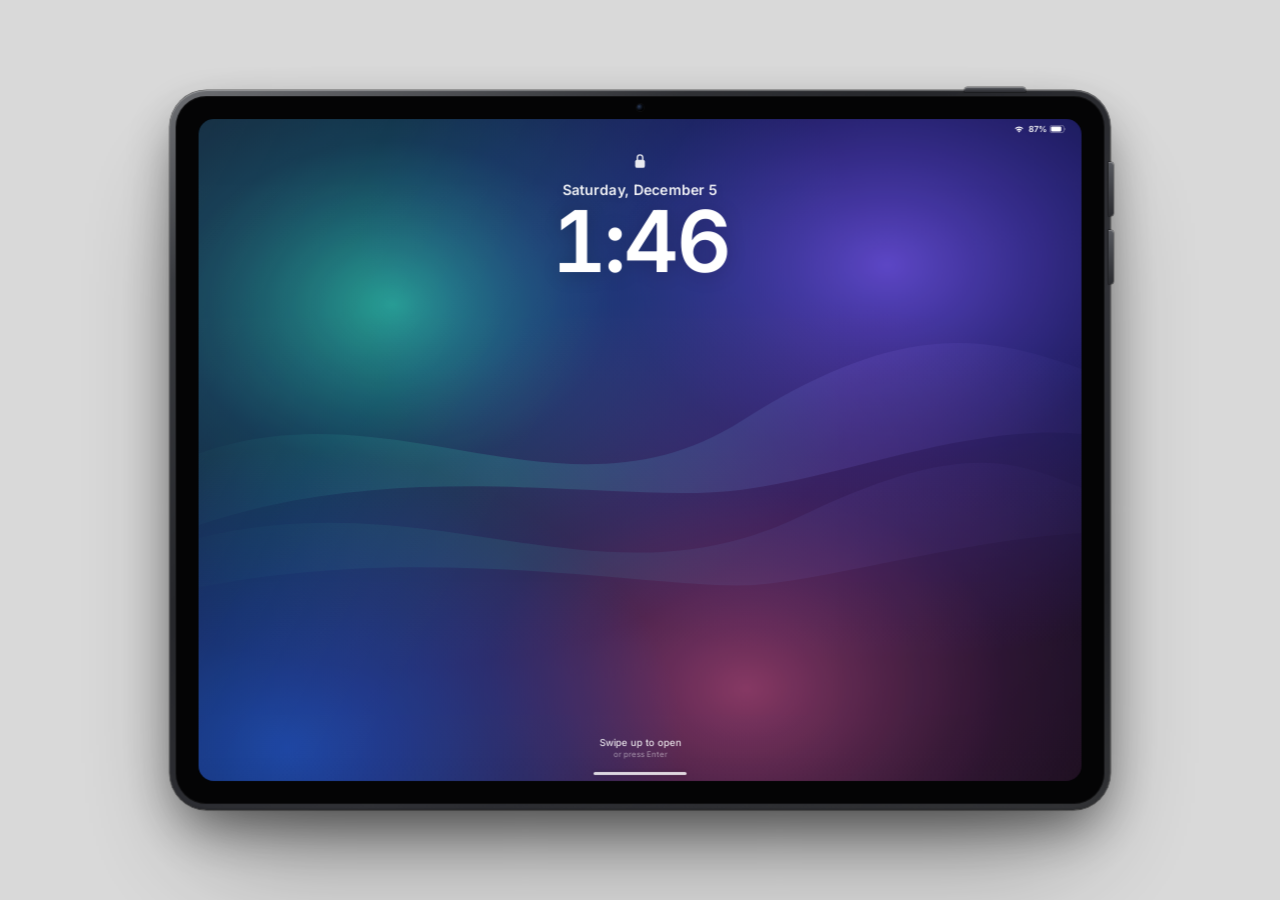
<file: ui/index.html>
<!doctype html>
<html lang="en">
  <head>
    <meta charset="UTF-8" />
    <meta name="viewport" content="width=device-width, initial-scale=1.0" />
    <title>Toxic iPad</title>
    <script type="module" crossorigin src="./assets/index-DsZgAlWw.js"></script>
    <link rel="stylesheet" crossorigin href="./assets/index-aNOk7VA0.css">
  </head>
  <body>
    <div id="root"></div>
  </body>
</html>
</file>
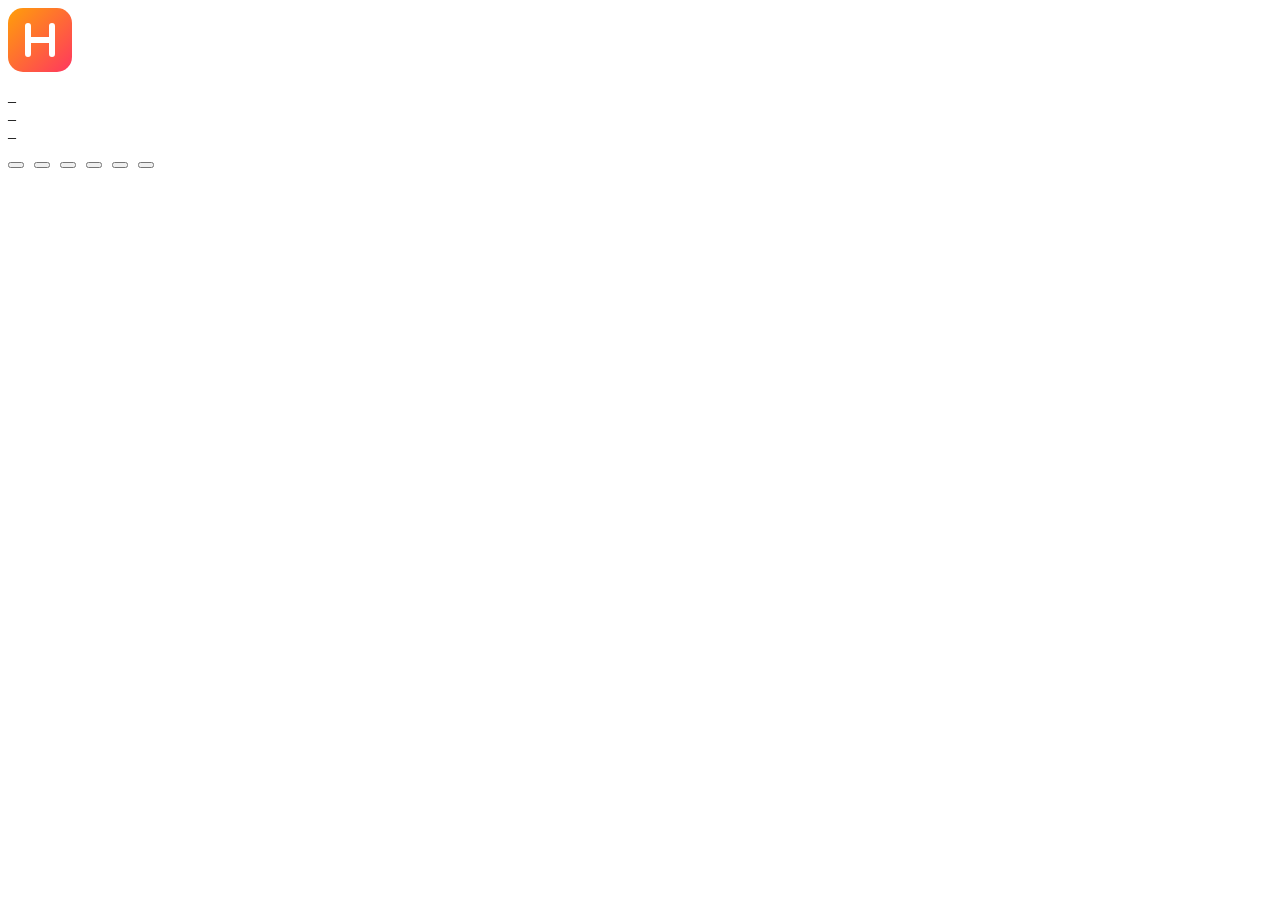
<file: examples/toxic_ipad_hello/web/index.html>
<!doctype html>
<html>
<head>
  <meta charset="utf-8">
  <!-- The SDK and its optional styles are served by the tablet resource. -->
  <link rel="stylesheet" href="https://cfx-nui-toxic_ipad/ui/sdk/toxic-ipad-sdk.css">
  <script src="https://cfx-nui-toxic_ipad/ui/sdk/toxic-ipad-sdk.js"></script>
  <style>
    .hero { display: flex; align-items: center; gap: 16px; margin-bottom: 20px; }
    .hero img { width: 64px; height: 64px; border-radius: 15px; }
    .buttons { display: flex; flex-wrap: wrap; gap: 10px; margin: 16px 0; }
    pre { font-size: 12px; color: var(--ipad-label-2); white-space: pre-wrap; }
  </style>
</head>
<body>
  <div class="ipad-page">
    <div class="hero">
      <img src="icon.svg" alt="">
      <div>
        <h1 class="ipad-title" style="margin:0" data-t="title"></h1>
        <div style="color:var(--ipad-label-2)" data-t="subtitle"></div>
      </div>
    </div>

    <div class="ipad-list">
      <div class="ipad-row"><span data-t="taps"></span><span class="ipad-value" id="count">–</span></div>
      <div class="ipad-row"><span data-t="permission"></span><span class="ipad-value" id="perm">–</span></div>
      <div class="ipad-row"><span data-t="where"></span><span class="ipad-value" id="where">–</span></div>
    </div>
    <img id="picked" alt="" style="display:none;max-width:100%;max-height:220px;border-radius:12px;margin-top:12px">

    <div class="buttons">
      <button class="ipad-button" id="tap" data-t="tap"></button>
      <button class="ipad-button secondary" id="locate" data-t="locate"></button>
      <button class="ipad-button secondary" id="notify" data-t="notify"></button>
      <button class="ipad-button secondary" id="toast" data-t="toast"></button>
      <button class="ipad-button secondary" id="pick" data-t="pick"></button>
      <button class="ipad-button destructive" id="reset" data-t="reset"></button>
    </div>
    <pre id="log"></pre>
  </div>

  <script>
    // Texts of this app in the tablet's language (the OS tells us which).
    const TEXT = {
      en: {
        title: 'Hello', subtitle: 'Toxic iPad App SDK example', taps: 'Taps saved on this tablet',
        permission: 'Location permission', where: 'You are at', tap: 'Tap (+1)', locate: 'Where am I?',
        notify: 'Send me a notification', toast: 'Show a toast', reset: 'Reset taps',
        resetTitle: 'Reset the counter?', resetBody: 'The saved taps on this tablet go back to 0.',
        denied: 'Location access is off', sent: 'Check your notifications', toastText: 'Hello from toxic_ipad_hello',
        pick: 'Pick a photo', noPhotos: 'Photo access is off',
      },
      mn: {
        title: 'Сайн уу', subtitle: 'Toxic iPad App SDK-ийн жишээ', taps: 'Энэ таблетад хадгалсан дарсан тоо',
        permission: 'Байршлын зөвшөөрөл', where: 'Та энд байна', tap: 'Дарах (+1)', locate: 'Би хаана байна?',
        notify: 'Надад мэдэгдэл илгээх', toast: 'Жижиг мэдэгдэл', reset: 'Тоолуурыг тэглэх',
        resetTitle: 'Тоолуурыг тэглэх үү?', resetBody: 'Энэ таблетад хадгалсан тоо 0 болно.',
        denied: 'Байршлын зөвшөөрөл унтраалттай', sent: 'Мэдэгдлээ шалгаарай', toastText: 'toxic_ipad_hello-оос мэндчилгээ',
        pick: 'Зураг сонгох', noPhotos: 'Зургийн зөвшөөрөл унтраалттай',
      },
    };
    const $ = (id) => document.getElementById(id);
    const log = (line) => { $('log').textContent = line + '\n' + $('log').textContent; };
    let tr = TEXT.en;
    const applyText = (locale) => {
      tr = TEXT[locale] || TEXT.en;
      document.querySelectorAll('[data-t]').forEach((el) => { el.textContent = tr[el.dataset.t]; });
    };

    // Our own resource's NUI callbacks (client.lua). The name is written out:
    // inside the tablet this page is an iframe of toxic_ipad_hello.
    const nui = (name, body = {}) =>
      fetch(`https://toxic_ipad_hello/${name}`, { method: 'POST', body: JSON.stringify(body) }).then((r) => r.json());

    ToxicIPad.connect().then(async (ipad) => {
      applyText(ipad.context.locale);
      ipad.on('context', (ctx) => applyText(ctx.locale));
      ipad.on('lifecycle', (event) => log('lifecycle: ' + event));
      ipad.on('route', (route) => log('route: ' + route));
      if (ipad.context.route) log('opened at ' + ipad.context.route);

      let count = (await ipad.storage.get('taps')) || 0;
      $('count').textContent = count;
      $('perm').textContent = await ipad.permission('location');

      $('tap').onclick = async () => {
        count += 1;
        $('count').textContent = count;
        await ipad.storage.set('taps', count);
        ipad.setBadge(count % 10);
        nui('tapped', { count }); // → UpdateWidget on the server
      };
      $('pick').onclick = async () => {
        try {
          const photo = await ipad.photos.pick(); // null = cancelled
          if (!photo) return;
          $('picked').src = photo.url;
          $('picked').style.display = 'block';
          log('picked photo #' + photo.id + (photo.location ? ' at ' + photo.location : ''));
        } catch (err) {
          ipad.toast({ text: tr.noPhotos, kind: 'error' });
        }
      };
      $('locate').onclick = async () => {
        const state = await ipad.requestPermission('location');
        $('perm').textContent = state;
        if (state !== 'granted') return ipad.toast({ text: tr.denied, kind: 'error' });
        const result = await nui('whereAmI');
        $('where').textContent = result.ok ? `${result.street}, ${result.zone}` : tr.denied;
      };
      $('notify').onclick = async () => {
        await nui('notifyMe');
        ipad.toast({ text: tr.sent, kind: 'success' });
      };
      $('toast').onclick = () => ipad.toast({ text: tr.toastText });
      $('reset').onclick = async () => {
        if (!(await ipad.confirm({ title: tr.resetTitle, message: tr.resetBody, destructive: true }))) return;
        count = 0;
        $('count').textContent = count;
        await ipad.storage.remove('taps');
        ipad.setBadge(0);
      };
      ipad.ready();
    }).catch((err) => {
      document.body.textContent = String(err.message || err);
    });
  </script>
</body>
</html>
</file>
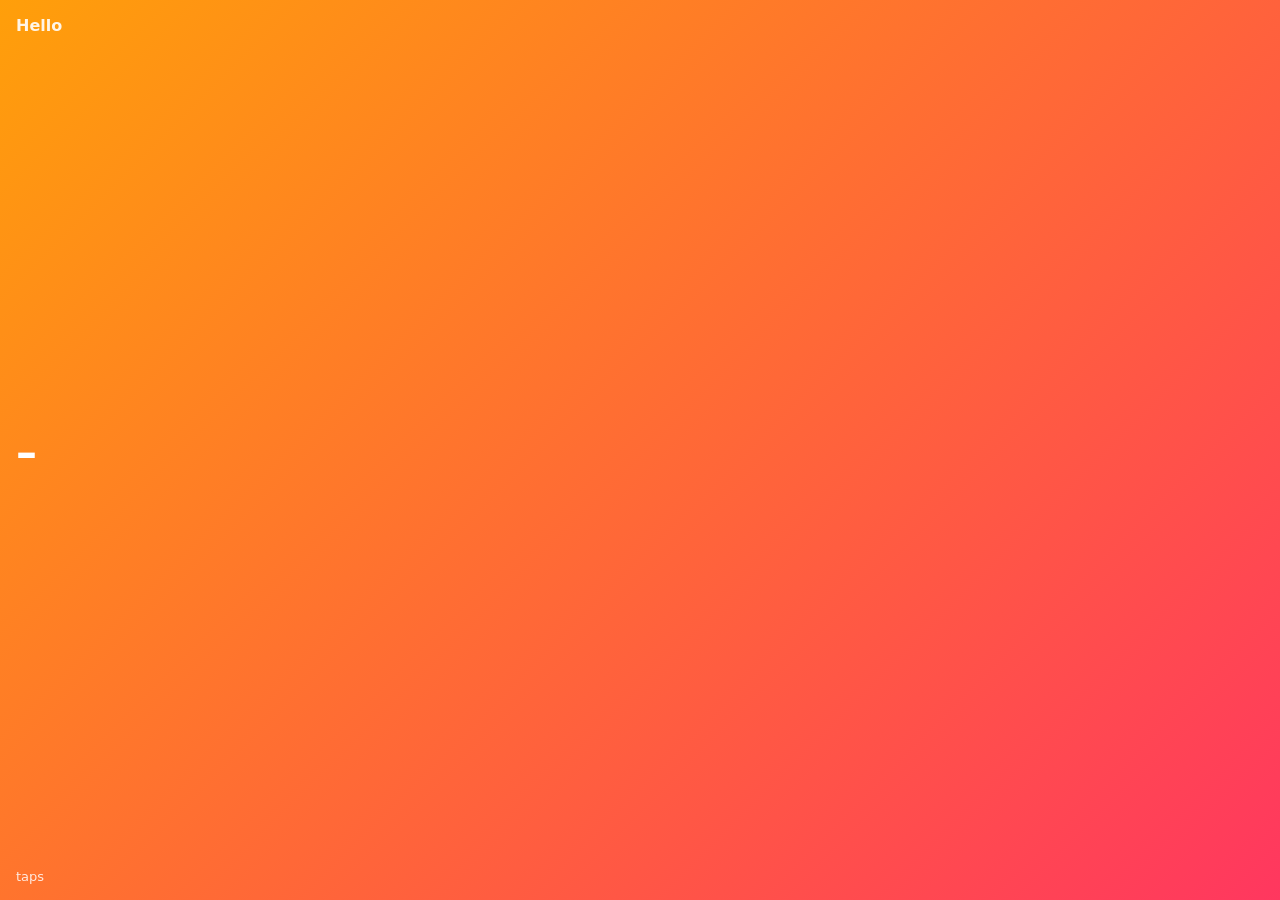
<file: examples/toxic_ipad_hello/web/widget.html>
<!doctype html>
<html>
<head>
  <meta charset="utf-8">
  <script src="https://cfx-nui-toxic_ipad/ui/sdk/toxic-ipad-sdk.js"></script>
  <style>
    html, body { margin: 0; height: 100%; }
    body {
      box-sizing: border-box; padding: 16px; cursor: pointer; user-select: none;
      display: flex; flex-direction: column; justify-content: space-between;
      background: linear-gradient(135deg, #ff9f0a, #ff375f); color: #fff;
      font-family: 'Inter', system-ui, sans-serif;
    }
    .big { font-size: 42px; font-weight: 700; }
  </style>
</head>
<body>
  <div style="font-weight:600;opacity:.9">Hello</div>
  <div class="big" id="n">–</div>
  <div style="opacity:.85;font-size:13px" id="label">taps</div>
  <script>
    ToxicIPad.connect().then(async (ipad) => {
      const label = { en: 'taps saved', mn: 'хадгалсан тоо' };
      document.getElementById('label').textContent = label[ipad.context.locale] || label.en;
      document.getElementById('n').textContent = (await ipad.storage.get('taps')) || 0;
      // live value pushed by the server (exports.toxic_ipad:UpdateWidget)
      const show = (data) => { if (data && typeof data.taps === 'number') document.getElementById('n').textContent = data.taps; };
      show(ipad.data);
      ipad.on('data', show);
      document.body.onclick = () => ipad.openApp('hello_demo');
      ipad.ready();
    });
  </script>
</body>
</html>
</file>
<file: ui/assets/index-aNOk7VA0.css>
._toggle_uebgi_4{position:relative;width:3.2rem;height:1.95rem;border-radius:1rem;background:var(--fill-1);transition:background-color .2s var(--ease-out);flex:none}._toggleOn_uebgi_14{background:var(--green)}._toggle_uebgi_4:disabled{opacity:.45;cursor:default}._knob_uebgi_23{position:absolute;top:.125rem;left:.125rem;width:1.7rem;height:1.7rem;border-radius:50%;background:#fff;box-shadow:0 .15rem .4rem #00000040;transition:transform .22s var(--ease-out)}._toggleOn_uebgi_14 ._knob_uebgi_23{transform:translate(1.25rem)}._slider_uebgi_41{display:flex;align-items:center;gap:.75rem;width:100%;color:var(--label-2)}._sliderIcon_uebgi_49{font-size:1.1rem;display:flex}._slider_uebgi_41 input{-webkit-appearance:none;appearance:none;flex:1;height:.4rem;border-radius:1rem;background:linear-gradient(90deg,var(--accent) var(--pct),var(--fill-1) var(--pct));outline:none}._slider_uebgi_41 input::-webkit-slider-thumb{-webkit-appearance:none;width:1.7rem;height:1.7rem;border-radius:50%;background:#fff;box-shadow:0 .15rem .5rem #0000004d,0 0 0 .03rem #0000001a;cursor:pointer}._segmented_uebgi_76{display:inline-flex;padding:.14rem;border-radius:.55rem;background:var(--fill-2);gap:.1rem}._segmented_uebgi_76 button{padding:.35rem .95rem;border-radius:.45rem;font-size:var(--fs-footnote);font-weight:500;color:var(--label-1)}._segmented_uebgi_76 ._segmentOn_uebgi_92{background:var(--seg-on, #fff);box-shadow:0 .1rem .3rem #0000001f}.theme-dark ._segmented_uebgi_76 ._segmentOn_uebgi_92{--seg-on: #636366}._group_uebgi_103{margin:0 0 1.6rem}._groupTitle_uebgi_107{margin:0 0 .4rem 1rem;font-size:var(--fs-footnote);font-weight:400;text-transform:uppercase;letter-spacing:.02em;color:var(--label-2)}._groupBody_uebgi_116{border-radius:.65rem;background:var(--sys-cell);overflow:hidden}._groupFooter_uebgi_122{margin:.4rem 1rem 0;font-size:var(--fs-footnote);color:var(--label-2);line-height:1.35}._row_uebgi_129{display:flex;align-items:center;gap:.75rem;width:100%;min-height:2.75rem;padding:.35rem 1rem;text-align:left;font-size:var(--fs-body);color:var(--label-1);position:relative}._row_uebgi_129+._row_uebgi_129:before{content:"";position:absolute;top:0;right:0;left:1rem;border-top:1px solid var(--separator)}._rowButton_uebgi_151:active{background:var(--fill-2)}._rowIcon_uebgi_155{width:1.8rem;height:1.8rem;border-radius:.45rem;display:flex;align-items:center;justify-content:center;color:#fff;font-size:1.05rem;flex:none}._rowLabel_uebgi_167{flex:1;min-width:0;overflow:hidden;text-overflow:ellipsis;white-space:nowrap}._rowValue_uebgi_175{color:var(--label-2);font-size:var(--fs-body);max-width:55%;overflow:hidden;text-overflow:ellipsis;white-space:nowrap}._chevron_uebgi_184{color:var(--label-3);font-size:1.4rem;line-height:1;margin-top:-.1rem}._danger_uebgi_191{color:var(--red)!important}._bold_uebgi_195{font-weight:600}._search_uebgi_201{display:flex;align-items:center;gap:.45rem;height:2.25rem;padding:0 .6rem;border-radius:.6rem;background:var(--fill-2);color:var(--label-2);font-size:var(--fs-body)}._search_uebgi_201 input{flex:1;min-width:0;border:0;outline:none;background:transparent;color:var(--label-1);font:inherit}._search_uebgi_201 input::placeholder{color:var(--label-2)}._empty_uebgi_229{display:flex;flex-direction:column;align-items:center;justify-content:center;gap:.35rem;height:100%;padding:2rem;text-align:center}._emptyTitle_uebgi_240{font-size:var(--fs-title3);font-weight:600;color:var(--label-2)}._emptyBody_uebgi_246{font-size:var(--fs-subhead);color:var(--label-3)}._dialogScrim_uebgi_253{position:absolute;inset:0;z-index:80;display:flex;align-items:center;justify-content:center;background:#00000047;animation:_fade_uebgi_1 .15s linear}._dialog_uebgi_253{width:17.5rem;border-radius:.9rem;background:var(--material);color:var(--label-1);text-align:center;overflow:hidden;box-shadow:0 1rem 3rem #00000059;animation:_pop_uebgi_1 .24s var(--ease-out)}._dialogTitle_uebgi_275{font-size:var(--fs-body);font-weight:600;padding:1.2rem 1rem .25rem}._dialogBody_uebgi_281{font-size:var(--fs-footnote);color:var(--label-2);padding:0 1rem 1rem}._dialogButtons_uebgi_287{display:grid;grid-template-columns:1fr 1fr;border-top:1px solid var(--separator)}._dialogButtons_uebgi_287 button{padding:.75rem;font-size:var(--fs-body);color:var(--accent)}._dialogButtons_uebgi_287 button+button{border-left:1px solid var(--separator)}@keyframes _fade_uebgi_1{0%{opacity:0}to{opacity:1}}@keyframes _pop_uebgi_1{0%{opacity:0;transform:scale(1.12)}to{opacity:1;transform:none}}._icon_ggqzs_1{position:relative;display:inline-flex;align-items:center;justify-content:center;border-radius:22.5%;overflow:hidden;flex:none;box-shadow:0 .12rem .5rem #00000038,inset 0 0 0 .04rem #00000014}._icon_ggqzs_1>svg{width:100%;height:100%;display:block}._initial_ggqzs_18{color:#fff;font-weight:600;font-size:1.8em}._sheen_ggqzs_24{position:absolute;inset:0;background:linear-gradient(160deg,#ffffff2e,#fff0 45%);pointer-events:none}._image_ggqzs_31{width:100%;height:100%;object-fit:cover;display:block;user-select:none}._wallpaper_86hgl_6{position:absolute;inset:0;overflow:hidden;z-index:0}._wallpaperImage_86hgl_13{position:absolute;inset:0;background-size:cover;background-position:center;transition:transform .52s var(--ease-out),filter .42s var(--ease-out);transform:scale(1)}._wallpaperZoom_86hgl_22{transform:scale(1.04)}._wallpaperBlur_86hgl_26{filter:blur(2.2rem) saturate(1.5);transform:scale(1.18)}._wallpaperDim_86hgl_31{position:absolute;inset:0;background:#000;transition:opacity .3s var(--ease-out)}._statusBar_86hgl_40{position:absolute;top:0;left:0;right:0;height:2rem;padding:0 1.5rem;display:flex;align-items:center;justify-content:space-between;font-size:var(--fs-subhead);font-weight:600;color:#fff;z-index:45;text-shadow:0 0 .5rem rgba(0,0,0,.15);pointer-events:none}._statusAuto_86hgl_58{color:var(--label-1);text-shadow:none}._statusLeft_86hgl_63,._statusRight_86hgl_64{display:flex;align-items:center;gap:.4rem}._statusTime_86hgl_70{font-variant-numeric:tabular-nums}._statusSuffix_86hgl_74{font-size:.85em}._statusDate_86hgl_78{font-weight:600;margin-left:.2rem}._statusPercent_86hgl_83{font-size:.87em;font-variant-numeric:tabular-nums;margin-right:-.1rem}._lock_86hgl_91{position:absolute;inset:0;z-index:10;cursor:grab;touch-action:none}._lock_86hgl_91:active{cursor:grabbing}._lockContent_86hgl_103{position:absolute;inset:0;display:flex;flex-direction:column;align-items:center;padding-top:3.25rem;color:#fff;will-change:transform,opacity}._lockGlyph_86hgl_114{font-size:1.25rem;opacity:.9;margin-bottom:.9rem}._lockDate_86hgl_120{font-size:var(--fs-title2);font-weight:600;letter-spacing:.01em;opacity:.92;text-shadow:0 .1rem 1rem rgba(0,0,0,.2)}._lockTime_86hgl_128{font-size:8.25rem;font-weight:600;line-height:1;letter-spacing:-.035em;margin-top:.1rem;font-variant-numeric:tabular-nums;text-shadow:0 .2rem 2rem rgba(0,0,0,.18)}._lockSuffix_86hgl_138{font-size:.3em;letter-spacing:0;margin-left:.4rem;font-weight:600}._lockFooter_86hgl_145{position:absolute;bottom:2.1rem;display:flex;flex-direction:column;align-items:center;gap:.15rem}._lockHint_86hgl_154{font-size:var(--fs-subhead);font-weight:500;opacity:.85;animation:_hintPulse_86hgl_1 2.8s ease-in-out infinite}._lockHintSub_86hgl_161{font-size:var(--fs-caption);opacity:.5}@keyframes _hintPulse_86hgl_1{0%,to{opacity:.55}50%{opacity:.95}}._homeIndicator_86hgl_176{position:absolute;bottom:.55rem;left:50%;width:9rem;height:.3125rem;margin-left:-4.5rem;border-radius:1rem;background:#ffffffd1;box-shadow:0 0 .4rem #0003}._passcode_86hgl_190{position:absolute;inset:0;z-index:10;display:flex;flex-direction:column;align-items:center;justify-content:center;color:#fff;animation:_fadeIn_86hgl_1 .22s var(--ease-out)}._passcodeTop_86hgl_202{display:flex;flex-direction:column;align-items:center;margin-bottom:2.4rem}._passcodeTitle_86hgl_209{font-size:var(--fs-title3);font-weight:500;margin-bottom:1.2rem}._dots_86hgl_215{display:flex;gap:1.35rem;height:1rem;align-items:center}._dot_86hgl_215{width:.875rem;height:.875rem;border-radius:50%;border:.09rem solid rgba(255,255,255,.9);transition:background-color 90ms linear}._dotFilled_86hgl_230{background:#fff}._passcodeMessage_86hgl_234{margin-top:1rem;min-height:1.3rem;font-size:var(--fs-subhead);color:#ffffffd9}._keypad_86hgl_241{display:grid;grid-template-columns:repeat(3,5.25rem);gap:1.1rem 1.6rem}._keypadDisabled_86hgl_247{opacity:.35}._key_86hgl_241,._keyGhost_86hgl_252{width:5.25rem;height:5.25rem;border-radius:50%;display:flex;align-items:center;justify-content:center;font-size:2.25rem;font-weight:400;color:#fff}._key_86hgl_241{background:#ffffff29;box-shadow:inset 0 0 0 .05rem #ffffff14;transition:background-color .16s linear;font-variant-numeric:tabular-nums}._key_86hgl_241:hover{background:#ffffff3d}._key_86hgl_241:active{background:#ffffff80;transition:none}._key_86hgl_241:disabled{cursor:default}._keyGhost_86hgl_252{font-size:2.1rem;opacity:.9}._passcodeActions_86hgl_289{position:absolute;bottom:2rem;left:0;right:0;display:flex;justify-content:space-between;padding:0 3rem}._textButton_86hgl_299{font-size:var(--fs-body);font-weight:500;color:#fff;padding:.4rem .6rem;border-radius:.5rem}._textButton_86hgl_299:disabled{opacity:.4;cursor:default}._face_86hgl_314{position:absolute;inset:0;z-index:10;display:flex;flex-direction:column;align-items:center;justify-content:center;gap:1.2rem;color:#fff;animation:_fadeIn_86hgl_1 .2s var(--ease-out)}._faceGlyph_86hgl_327{font-size:5rem;transition:color .2s linear,transform .2s var(--ease-out)}._faceScanning_86hgl_332{animation:_faceScan_86hgl_332 1.1s ease-in-out infinite}._faceOk_86hgl_336{color:var(--green);transform:scale(1.06)}._faceFailed_86hgl_341{color:#fff;animation:_faceShake_86hgl_1 .42s ease-in-out}._faceLabel_86hgl_346{font-size:var(--fs-body);font-weight:500;opacity:.9}@keyframes _faceScan_86hgl_332{0%,to{opacity:1;transform:scale(1)}50%{opacity:.55;transform:scale(.94)}}@keyframes _faceShake_86hgl_1{0%,to{transform:translate(0)}20%,60%{transform:translate(-.7rem)}40%,80%{transform:translate(.7rem)}}@keyframes _fadeIn_86hgl_1{0%{opacity:0}to{opacity:1}}._home_86hgl_176{position:absolute;inset:0;z-index:5;display:flex;flex-direction:column;align-items:center;justify-content:center;gap:.5rem;animation:_homeIn_86hgl_176 .38s var(--ease-out)}._homePlaceholder_86hgl_402{font-size:var(--fs-title3);font-weight:600;color:#fff;text-shadow:0 .1rem 1rem rgba(0,0,0,.25)}._homeHint_86hgl_409{font-size:var(--fs-footnote);color:#ffffffb3}@keyframes _homeIn_86hgl_176{0%{opacity:0;transform:scale(1.06)}to{opacity:1;transform:scale(1)}}._volumeHud_86hgl_427{position:absolute;top:2.6rem;right:1.6rem;z-index:30;display:flex;align-items:center;gap:.6rem;padding:.6rem .9rem;border-radius:1.2rem;background:#1e1e20c7;color:#fff;font-size:var(--fs-body);box-shadow:0 .5rem 1.5rem #0000004d;opacity:0;transform:translateY(-.5rem) scale(.96);transition:opacity .18s linear,transform .26s var(--ease-out);pointer-events:none}._volumeHudVisible_86hgl_447{opacity:1;transform:none}._volumeTrack_86hgl_452{width:8rem;height:.4rem;border-radius:1rem;background:#ffffff40;overflow:hidden}._volumeFill_86hgl_460{height:100%;background:#fff;border-radius:inherit;transition:width .14s var(--ease-out)}._alertScrim_86hgl_469{position:absolute;inset:0;z-index:40;background:#0000004d;display:flex;align-items:center;justify-content:center;animation:_fadeIn_86hgl_1 .16s linear}._alert_86hgl_469{width:17rem;border-radius:.875rem;background:var(--material);color:var(--label-1);text-align:center;overflow:hidden;box-shadow:0 1rem 3rem #00000059;animation:_alertIn_86hgl_1 .26s var(--ease-out)}._alertTitle_86hgl_491{font-size:var(--fs-body);font-weight:600;padding:1.2rem 1rem .2rem}._alertBody_86hgl_497{font-size:var(--fs-footnote);padding:0 1rem 1.1rem;color:var(--label-2)}._alertButton_86hgl_503{display:block;width:100%;padding:.75rem;font-size:var(--fs-body);font-weight:600;color:var(--accent);border-top:1px solid var(--separator)}@keyframes _alertIn_86hgl_1{0%{opacity:0;transform:scale(1.12)}to{opacity:1;transform:scale(1)}}@media (prefers-reduced-motion: reduce){._lockHint_86hgl_154,._faceScanning_86hgl_332{animation:none}}._lostCard_86hgl_532{position:absolute;left:50%;bottom:12%;transform:translate(-50%);width:min(30rem,80%);padding:1.2rem 1.4rem;border-radius:1.4rem;background:#1414169e;color:#fff;text-align:center;display:flex;flex-direction:column;gap:.5rem;box-shadow:0 .6rem 2rem #0000004d}._lostCard_86hgl_532 strong{font-size:var(--fs-title3);font-weight:700}._lostCard_86hgl_532 p{font-size:var(--fs-body);line-height:1.4;overflow-wrap:anywhere}._lostCard_86hgl_532 span{font-size:var(--fs-footnote);color:#ffffffb3}._glass_kjcr1_1{position:relative;overflow:hidden;isolation:isolate}._image_kjcr1_7{position:absolute;left:0;top:0;background-size:cover;background-position:center;filter:blur(1.6rem) saturate(1.7);transform-origin:0 0;z-index:-2;pointer-events:none}._tint_kjcr1_19{position:absolute;inset:0;z-index:-1;background:var(--glass-tint, rgba(255, 255, 255, .22));box-shadow:inset 0 0 0 .05rem #ffffff2e;border-radius:inherit;pointer-events:none}.theme-dark ._tint_kjcr1_19{--glass-tint: rgba(40, 40, 46, .42)}._strong_kjcr1_33{--glass-tint: rgba(245, 245, 248, .86)}.theme-dark ._strong_kjcr1_33{--glass-tint: rgba(28, 28, 32, .86)}._content_kjcr1_41{position:relative;height:100%}._wrap_1rsk5_1{position:absolute;left:0;right:0;bottom:2.2rem;z-index:70;display:flex;justify-content:center;pointer-events:none}._toast_1rsk5_12{display:flex;align-items:center;gap:.55rem;max-width:60%;padding:.65rem 1.1rem;border-radius:2rem;background:#1e1e22eb;color:#fff;font-size:var(--fs-subhead);font-weight:500;box-shadow:0 .6rem 2rem #0000004d;animation:_toastIn_1rsk5_1 .32s var(--ease-out)}.theme-light ._toast_1rsk5_12{background:#fafafcf5;color:#111}._dot_1rsk5_32{width:.55rem;height:.55rem;border-radius:50%;background:var(--accent);flex:none}._success_1rsk5_40 ._dot_1rsk5_32{background:var(--green)}._error_1rsk5_44 ._dot_1rsk5_32{background:var(--red)}._source_1rsk5_48{font-weight:600;opacity:.7;white-space:nowrap}._text_1rsk5_54{overflow:hidden;text-overflow:ellipsis;white-space:nowrap}@keyframes _toastIn_1rsk5_1{0%{opacity:0;transform:translateY(.8rem) scale(.96)}to{opacity:1;transform:none}}.reduce-motion ._toast_1rsk5_12{animation:none}._app_6cvoc_1{position:absolute;inset:0;display:flex;flex-direction:column;background:var(--sys-bg);color:var(--label-1)}._header_6cvoc_12{flex:none;display:flex;align-items:flex-end;justify-content:space-between;gap:1rem;padding:3.2rem 1.6rem .6rem}._header_6cvoc_12 h1{font-size:var(--fs-large);font-weight:700;line-height:1.1}._count_6cvoc_27{font-size:var(--fs-subhead);color:var(--label-2)}._headerActions_6cvoc_32{display:flex;gap:.5rem}._pill_6cvoc_37{padding:.45rem .95rem;border-radius:99rem;background:var(--fill-2);color:var(--accent);font-size:var(--fs-subhead);font-weight:600}._filters_6cvoc_46{flex:none;padding:.2rem 1.6rem .8rem;max-width:30rem}._primary_6cvoc_52{margin-top:1rem;padding:.7rem 1.4rem;border-radius:.9rem;background:var(--accent);color:#fff;font-size:var(--fs-body);font-weight:600}._empty_6cvoc_62{flex:1;display:flex;flex-direction:column;align-items:center;justify-content:center;padding-bottom:4rem}._loading_6cvoc_71{flex:1}._gridScroll_6cvoc_77{flex:1;min-height:0;overflow-y:auto;padding:0 .15rem 2rem}._grid_6cvoc_77{display:grid;grid-template-columns:repeat(6,1fr);gap:.15rem}._dense_6cvoc_90,._compact_6cvoc_91 ._grid_6cvoc_77{grid-template-columns:repeat(3,1fr)}._cell_6cvoc_95{position:relative;aspect-ratio:1 / 1;overflow:hidden;background:var(--fill-2);padding:0;border-radius:0}._cell_6cvoc_95:after{content:"";position:absolute;inset:0;background:#fff;opacity:0;transition:opacity .12s}._cell_6cvoc_95:active:after{opacity:.18}._cellOn_6cvoc_117:after{opacity:.22}._cover_6cvoc_121,._contain_6cvoc_122{display:block;width:100%;height:100%;user-select:none;-webkit-user-drag:none}._cover_6cvoc_121{object-fit:cover}._contain_6cvoc_122{object-fit:contain}._broken_6cvoc_138{width:100%;height:100%;display:flex;align-items:center;justify-content:center;color:var(--label-3);background:var(--fill-2)}._heartBadge_6cvoc_148{position:absolute;left:.4rem;bottom:.3rem;color:#fff;font-size:.9rem;text-shadow:0 0 .3rem rgba(0,0,0,.6);z-index:1}._check_6cvoc_158{position:absolute;right:.45rem;bottom:.45rem;width:1.4rem;height:1.4rem;border-radius:50%;border:.12rem solid #fff;background:#0003;color:#fff;font-size:.85rem;font-weight:700;display:flex;align-items:center;justify-content:center;z-index:1;box-shadow:0 0 .3rem #00000059}._checkOn_6cvoc_177{background:var(--accent)}._selectBar_6cvoc_183{flex:none;display:flex;align-items:center;justify-content:space-between;padding:.8rem 1.6rem 1.6rem;border-top:.05rem solid var(--separator);background:var(--sys-bg);font-size:var(--fs-subhead);font-weight:600}._selectBar_6cvoc_183 button{font-size:var(--fs-body);font-weight:600}._selectBar_6cvoc_183 button:disabled{opacity:.4}._danger_6cvoc_204{color:var(--red)}._viewer_6cvoc_210{position:absolute;inset:0;z-index:5;display:flex;flex-direction:column;background:#000;color:#fff}._viewerTop_6cvoc_220{flex:none;display:grid;grid-template-columns:1fr auto 1fr;align-items:center;gap:1rem;padding:2.8rem 1.2rem .6rem;background:linear-gradient(180deg,#000000b3,#0000);position:relative;z-index:2}._back_6cvoc_232{justify-self:start;color:var(--accent);font-size:var(--fs-body);font-weight:500;display:inline-flex;align-items:center;gap:.3rem}._back_6cvoc_232 span{font-size:1.8rem;line-height:1;margin-top:-.2rem}._viewerWhen_6cvoc_248{display:flex;flex-direction:column;align-items:center;text-align:center;min-width:0}._viewerWhen_6cvoc_248 strong{font-size:var(--fs-subhead);font-weight:600}._viewerWhen_6cvoc_248 span{font-size:var(--fs-footnote);color:#ffffffb3;white-space:nowrap;overflow:hidden;text-overflow:ellipsis;max-width:24rem}._viewerCount_6cvoc_270{justify-self:end;font-size:var(--fs-footnote);color:#fff9}._stage_6cvoc_276{flex:1;min-height:0;position:relative;overflow:hidden;touch-action:none}._slide_6cvoc_284{position:absolute;inset:0}._arrow_6cvoc_289{position:absolute;top:50%;width:2.6rem;height:2.6rem;margin-top:-1.3rem;border-radius:50%;background:#2828288c;color:#fff;font-size:1.8rem;line-height:1;display:flex;align-items:center;justify-content:center;opacity:0;transition:opacity .15s}._stage_6cvoc_276:hover ._arrow_6cvoc_289{opacity:1}._arrowLeft_6cvoc_311{left:1rem}._arrowRight_6cvoc_315{right:1rem}._toolbar_6cvoc_319{flex:none;display:flex;justify-content:center;gap:3rem;padding:.8rem 1rem 1.6rem;background:linear-gradient(0deg,#000000b3,#0000)}._toolbar_6cvoc_319 button{display:flex;flex-direction:column;align-items:center;gap:.25rem;color:var(--accent);font-size:var(--fs-caption)}._toolbar_6cvoc_319 button:disabled{opacity:.4}._toolbar_6cvoc_319 svg{width:1.6rem;height:1.6rem}._toolbar_6cvoc_319 ._faved_6cvoc_346{color:#ff375f}._toolbar_6cvoc_319 ._danger_6cvoc_204{color:var(--red)}._scrim_yx2ht_1{position:absolute;inset:0;z-index:40;background:#00000059;display:flex;align-items:flex-end;justify-content:center;animation:_fade_yx2ht_1 .18s ease-out}._sheet_yx2ht_12{width:min(52rem,92%);height:82%;display:flex;flex-direction:column;border-radius:1.4rem 1.4rem 0 0;background:var(--sys-elevated);color:var(--label-1);overflow:hidden;box-shadow:0 -.5rem 2rem #0000004d;animation:_rise_yx2ht_1 .26s cubic-bezier(.2,.9,.3,1)}._head_yx2ht_25{flex:none;display:grid;grid-template-columns:1fr auto 1fr;align-items:center;padding:1rem 1.2rem;border-bottom:.05rem solid var(--separator);font-size:var(--fs-body)}._head_yx2ht_25 button{justify-self:start;color:var(--accent);font-size:var(--fs-body)}._head_yx2ht_25 strong{font-weight:600}._body_yx2ht_45{flex:1;min-height:0;display:flex;flex-direction:column}@keyframes _fade_yx2ht_1{0%{opacity:0}}@keyframes _rise_yx2ht_1{0%{transform:translateY(100%)}}.reduce-motion ._scrim_yx2ht_1,.reduce-motion ._sheet_yx2ht_12{animation:none}._host_15e98_1{position:absolute;inset:0;background:var(--sys-bg)}._frame_15e98_7{position:absolute;inset:0;width:100%;height:100%;border:0;display:block;background:transparent;color-scheme:normal}._splash_15e98_18{position:absolute;inset:0;display:flex;align-items:center;justify-content:center;background:var(--sys-bg);animation:_splashIn_15e98_1 .2s linear}@keyframes _splashIn_15e98_1{0%{opacity:0}}._unavailable_15e98_34,._widgetUnavailable_15e98_35{position:absolute;inset:0;display:flex;flex-direction:column;align-items:center;justify-content:center;gap:.9rem;padding:1.5rem;text-align:center;background:var(--sys-grouped)}._widgetUnavailable_15e98_35{gap:.5rem;background:var(--sys-cell)}._unavailableTitle_15e98_53{font-size:var(--fs-subhead);font-weight:600;color:var(--label-2)}._retry_15e98_59{padding:.5rem 1.1rem;border-radius:.7rem;background:var(--fill-2);color:var(--accent);font-weight:600;font-size:var(--fs-footnote)}._widget_1h6mv_4{position:relative;width:100%;height:100%;border-radius:1.6rem;overflow:hidden;box-shadow:0 .4rem 1.6rem #00000038}._small_1h6mv_13{padding:1rem}._medium_1h6mv_17{padding:1rem 1.3rem}._clock_1h6mv_23{display:flex;align-items:center;gap:1.3rem;background:linear-gradient(160deg,#2b2c31,#111114);color:#fff}.theme-light ._clock_1h6mv_23{background:linear-gradient(160deg,#fff,#eceef3);color:#111}._clock_1h6mv_23._small_1h6mv_13{justify-content:center}._analog_1h6mv_40{height:100%;aspect-ratio:1;flex:none}._face_1h6mv_46{fill:#ffffff0f;stroke:#ffffff24;stroke-width:1}.theme-light ._face_1h6mv_46{fill:#00000008;stroke:#0000001a}._tick_1h6mv_57{stroke:currentColor;stroke-width:2;stroke-linecap:round;opacity:.55}._hour_1h6mv_64{stroke:currentColor;stroke-width:5;stroke-linecap:round}._minute_1h6mv_70{stroke:currentColor;stroke-width:3.2;stroke-linecap:round}._pin_1h6mv_76{fill:var(--orange)}._clockText_1h6mv_80{min-width:0}._clockLabel_1h6mv_84{font-size:var(--fs-caption);font-weight:600;text-transform:uppercase;letter-spacing:.04em;color:var(--orange)}._clockTime_1h6mv_92{font-size:2.6rem;font-weight:600;line-height:1.05;font-variant-numeric:tabular-nums;letter-spacing:-.02em}._clockSuffix_1h6mv_100{margin-left:.3rem;font-size:1.1rem;font-weight:500;opacity:.7}._clockDate_1h6mv_107{margin-top:.2rem;font-size:var(--fs-footnote);opacity:.65;white-space:nowrap;overflow:hidden;text-overflow:ellipsis}._battery_1h6mv_118{display:flex;align-items:center;gap:1.2rem;background:linear-gradient(160deg,#1e2a22,#0e1511);color:#fff}.theme-light ._battery_1h6mv_118{background:linear-gradient(160deg,#fff,#eef4ef);color:#111}._battery_1h6mv_118._small_1h6mv_13{flex-direction:column;justify-content:center;gap:.4rem}._ringWrap_1h6mv_137{position:relative;height:6.4rem;aspect-ratio:1;flex:none}._battery_1h6mv_118._small_1h6mv_13 ._ringWrap_1h6mv_137{height:6rem}._ring_1h6mv_137{width:100%;height:100%}._ringTrack_1h6mv_153{fill:none;stroke:#7f7f7f38;stroke-width:9}._ringValue_1h6mv_159{fill:none;stroke-width:9;stroke-linecap:round;transition:stroke-dasharray .6s var(--ease-out)}._ringIcon_1h6mv_166{position:absolute;inset:0;display:flex;align-items:center;justify-content:center;font-size:1.5rem;transform:rotate(90deg);opacity:.8}._batteryText_1h6mv_177{min-width:0}._batteryPct_1h6mv_181{font-size:1.6rem;font-weight:600;font-variant-numeric:tabular-nums}._battery_1h6mv_118._small_1h6mv_13 ._batteryPct_1h6mv_181{font-size:1.3rem;text-align:center}._batteryName_1h6mv_192{margin-top:.15rem;font-size:var(--fs-subhead);font-weight:600}._batteryState_1h6mv_198{font-size:var(--fs-footnote);opacity:.65}._frame_1h6mv_205{padding:0;background:var(--sys-cell)}._home_11t47_1{position:absolute;inset:0;z-index:5;overflow:hidden;animation:_homeIn_11t47_1 .38s var(--ease-out);touch-action:none;user-select:none}@keyframes _homeIn_11t47_1{0%{opacity:0;transform:scale(1.06)}to{opacity:1;transform:none}}._pager_11t47_24{position:absolute;top:3.6rem;bottom:9rem;left:0;right:0;display:flex;transition:transform .42s var(--ease-out)}._page_11t47_24{flex:0 0 100%;display:flex;gap:2.6rem;padding:0 4.6rem;min-width:0}._grid_11t47_42{flex:1;min-width:0;display:grid;grid-template-columns:repeat(var(--cols, 6),1fr);grid-template-rows:repeat(var(--rows, 4),1fr);justify-items:center;align-items:center}._tile_11t47_52{position:relative;display:flex;justify-content:center}._placeholder_11t47_58{visibility:hidden}._app_11t47_62{display:flex;flex-direction:column;align-items:center;gap:.45rem;width:7rem;border-radius:1rem;-webkit-user-drag:none}._app_11t47_62:hover ._iconWrap_11t47_72{filter:brightness(1.06)}._home_11t47_1:not(._editing_11t47_76) ._app_11t47_62:active ._iconWrap_11t47_72{transform:scale(.92);filter:brightness(.82)}._iconWrap_11t47_72{position:relative;display:flex;transition:transform .16s var(--ease-out),filter .16s linear}._label_11t47_87,._labelDark_11t47_88{max-width:100%;overflow:hidden;text-overflow:ellipsis;white-space:nowrap;font-size:var(--fs-caption);font-weight:500;color:#fff;text-shadow:0 .05rem .4rem rgba(0,0,0,.45)}._labelDark_11t47_88{color:var(--label-1);text-shadow:none}._badge_11t47_104{position:absolute;top:-.35rem;right:-.35rem;min-width:1.4rem;height:1.4rem;padding:0 .35rem;border-radius:1rem;background:var(--red);color:#fff;font-size:.85rem;font-weight:600;display:flex;align-items:center;justify-content:center}._mergeTarget_11t47_121 ._iconWrap_11t47_72{transform:scale(1.14)}._mergeTarget_11t47_121 ._iconWrap_11t47_72:after{content:"";position:absolute;inset:-.35rem;border-radius:1.4rem;background:#ffffff47;z-index:-1}._folderArt_11t47_136{display:grid;grid-template-columns:repeat(3,1fr);grid-template-rows:repeat(3,1fr);gap:.18rem;padding:.42rem;border-radius:22.5%;background:#ffffff4d;box-shadow:0 .12rem .5rem #0000002e,inset 0 0 0 .05rem #ffffff40}.theme-dark ._folderArt_11t47_136{background:#3c3c438c}._folderMini_11t47_151{display:flex;align-items:center;justify-content:center}._folderScrim_11t47_157{position:absolute;inset:0;z-index:40;display:flex;align-items:center;justify-content:center;background:#0000004d;animation:_fadeIn_11t47_1 .2s linear}._folderPanelWrap_11t47_168{display:flex;flex-direction:column;align-items:center;gap:1.1rem;animation:_folderIn_11t47_1 .32s var(--ease-out)}._folderTitle_11t47_176,._folderTitleInput_11t47_177{font-size:var(--fs-large);font-weight:700;color:#fff;text-shadow:0 .1rem .8rem rgba(0,0,0,.35);text-align:center}._folderTitleInput_11t47_177{width:24rem;padding:.3rem .8rem;border-radius:.9rem;background:#ffffff38;border:none;outline:none;font-family:inherit}._folderPanel_11t47_168{border-radius:2.4rem;box-shadow:0 1.5rem 4rem #00000059}._folderGrid_11t47_200{display:grid;grid-template-columns:repeat(4,7.6rem);gap:1.6rem 1.2rem;padding:2rem 2.2rem;max-height:34rem;overflow-y:auto}._folderActions_11t47_209{position:absolute;top:100%;margin-top:.3rem;display:flex;flex-direction:column;gap:.2rem;z-index:2}._folderAction_11t47_209{padding:.2rem .6rem;border-radius:.6rem;background:var(--fill-2);color:var(--accent);font-size:var(--fs-caption);font-weight:600;white-space:nowrap}._folderActionDanger_11t47_229{color:var(--red)}._folderGridEdit_11t47_233{row-gap:4.4rem;padding-bottom:4.6rem}@keyframes _folderIn_11t47_1{0%{opacity:0;transform:scale(.82)}to{opacity:1;transform:none}}@keyframes _fadeIn_11t47_1{0%{opacity:0}}._jiggle_11t47_257,._jiggleSoft_11t47_258{display:inline-flex;animation:_jiggle_11t47_257 .26s ease-in-out infinite alternate}._jiggleSoft_11t47_258{display:block;animation-name:_jiggleSoft_11t47_258;animation-duration:.32s}@keyframes _jiggle_11t47_257{0%{transform:rotate(-1.8deg)}to{transform:rotate(1.8deg)}}@keyframes _jiggleSoft_11t47_258{0%{transform:rotate(-.6deg)}to{transform:rotate(.6deg)}}.reduce-motion ._jiggle_11t47_257,.reduce-motion ._jiggleSoft_11t47_258{animation:none}@media (prefers-reduced-motion: reduce){._jiggle_11t47_257,._jiggleSoft_11t47_258{animation:none}}._remove_11t47_299{position:absolute;top:-.5rem;left:calc(50% - 2.2rem - .6rem);z-index:3;width:1.6rem;height:1.6rem;border-radius:50%;background:#3c3c43e6;box-shadow:0 .1rem .4rem #0000004d;display:flex;align-items:center;justify-content:center;animation:_popIn_11t47_1 .2s var(--ease-out)}._remove_11t47_299 span{width:.75rem;height:.16rem;border-radius:.1rem;background:#fff}._widgetSlot_11t47_322 ._remove_11t47_299{left:-.5rem}@keyframes _popIn_11t47_1{0%{transform:scale(.3);opacity:0}}._editBar_11t47_333{position:absolute;top:1.9rem;left:2.2rem;right:2.2rem;z-index:30;display:flex;justify-content:space-between;pointer-events:none}._editButton_11t47_344{pointer-events:auto;min-width:2.4rem;height:2.4rem;padding:0 1rem;border-radius:1.2rem;background:#ffffff47;color:#fff;font-size:var(--fs-body);font-weight:600;box-shadow:0 .2rem .8rem #0000002e}._done_11t47_357{background:#ffffffe6;color:#111}._dragging_11t47_362 ._app_11t47_62{cursor:grabbing}._dragging_11t47_362 ._pager_11t47_24{transition-duration:.3s}._ghost_11t47_370{position:absolute;z-index:50;display:flex;justify-content:center;pointer-events:none;transform:scale(1.12);filter:drop-shadow(0 .8rem 1.2rem rgba(0,0,0,.35))}._editing_11t47_76 ._widgetSlot_11t47_322 iframe{pointer-events:none}._widgetCol_11t47_386{flex:none;width:23rem;display:grid;grid-template-columns:repeat(2,11rem);grid-auto-rows:11rem;gap:1rem;align-content:start;padding-top:.8rem}._widgetSlot_11t47_322{position:relative;cursor:pointer}._widgetMedium_11t47_402{grid-column:span 2}._dots_11t47_408{position:absolute;left:0;right:0;bottom:7.4rem;display:flex;justify-content:center;gap:.55rem}._dots_11t47_408 button{width:.5rem;height:.5rem;border-radius:50%;background:#fff6}._dots_11t47_408 ._dotOn_11t47_425{background:#fff}._dockWrap_11t47_429{position:absolute;left:0;right:0;bottom:1.3rem;display:flex;justify-content:center}._dock_11t47_429{border-radius:1.8rem}._dockInner_11t47_442{display:flex;gap:1.1rem;padding:.85rem 1.1rem;min-height:6.1rem}._dockInner_11t47_442 ._app_11t47_62{width:auto}._dockEmpty_11t47_453{min-width:12rem}._pickBanner_11t47_459{position:absolute;bottom:8.2rem;left:0;right:0;z-index:3;display:flex;justify-content:center;animation:_pickIn_11t47_475 .32s var(--ease-out)}._pickGlass_11t47_470{border-radius:1.2rem;box-shadow:0 .6rem 2rem #00000040}._pickInner_11t47_475{display:flex;align-items:center;gap:.8rem;padding:.55rem .6rem .55rem .7rem;font-size:var(--fs-subhead);font-weight:500;color:var(--label-1)}._pickInner_11t47_475 button{padding:.35rem .8rem;border-radius:.8rem;background:var(--fill-2);color:var(--accent);font-weight:600;font-size:var(--fs-footnote)}@keyframes _pickIn_11t47_475{0%{opacity:0;transform:translateY(1rem)}to{opacity:1;transform:none}}._sheetScrim_11t47_507{position:absolute;inset:0;z-index:45;display:flex;align-items:flex-end;justify-content:center;background:#00000059;animation:_fadeIn_11t47_1 .2s linear}._gallery_11t47_518{width:52rem;max-height:80%;display:flex;flex-direction:column;border-radius:2rem 2rem 0 0;background:var(--sys-grouped);color:var(--label-1);box-shadow:0 -1rem 3rem #0000004d;animation:_sheetUp_11t47_1 .36s var(--ease-out)}.theme-dark ._gallery_11t47_518{background:var(--sys-elevated)}@keyframes _sheetUp_11t47_1{0%{transform:translateY(100%)}}._galleryHead_11t47_540{display:flex;align-items:center;justify-content:space-between;padding:1.4rem 1.8rem .8rem}._galleryHead_11t47_540 h2{font-size:var(--fs-title2);font-weight:700}._galleryHead_11t47_540 button{color:var(--accent);font-weight:600;font-size:var(--fs-body)}._galleryList_11t47_558{overflow-y:auto;padding:.4rem 1.8rem 2rem;display:flex;flex-direction:column;gap:1.2rem}._galleryItem_11t47_566{display:flex;align-items:center;gap:1.6rem;padding:1rem;border-radius:1.4rem;background:var(--sys-cell)}._galleryPreview_11t47_575{width:11rem;height:11rem;flex:none;pointer-events:none}._galleryPreview_11t47_575._widgetMedium_11t47_402{width:23rem}._galleryFramePreview_11t47_586{width:100%;height:100%;border-radius:1.6rem;background:var(--fill-2);display:flex;align-items:center;justify-content:center;padding:1rem;text-align:center;font-weight:600;color:var(--label-2)}._galleryInfo_11t47_600{display:flex;flex-direction:column;gap:.7rem;min-width:0}._galleryName_11t47_607{font-size:var(--fs-title3);font-weight:600}._sizePicker_11t47_612{display:flex;gap:.3rem;padding:.2rem;border-radius:.8rem;background:var(--fill-2);align-self:flex-start}._sizePicker_11t47_612 button{padding:.3rem .9rem;border-radius:.6rem;font-size:var(--fs-footnote);font-weight:500;color:var(--label-1)}._sizePicker_11t47_612 ._sizeOn_11t47_629{background:var(--sys-elevated);box-shadow:0 .1rem .3rem #00000026}._addWidget_11t47_634{align-self:flex-start;padding:.5rem 1.2rem;border-radius:1.2rem;background:var(--accent);color:#fff;font-weight:600;font-size:var(--fs-subhead)}._addWidget_11t47_634:disabled{background:var(--fill-2);color:var(--label-3)}.portrait ._page_11t47_24{flex-direction:column;gap:1.4rem;padding:0 1rem}.portrait ._widgetCol_11t47_386{width:auto;grid-template-columns:repeat(4,minmax(0,10.2rem));grid-auto-rows:10.2rem;gap:.8rem;justify-content:center;padding-top:.4rem}.portrait ._gallery_11t47_518{width:100%}.portrait ._folderGrid_11t47_200{grid-template-columns:repeat(3,7.6rem)}.portrait ._folderTitleInput_11t47_177{width:20rem}._item_p7n39_3{position:relative;display:flex;align-items:stretch;border-radius:1.1rem}._itemMain_p7n39_10{flex:1;display:flex;gap:.75rem;align-items:flex-start;padding:.75rem .9rem;text-align:left;color:var(--label-1);min-width:0}._itemText_p7n39_21{flex:1;min-width:0}._itemHead_p7n39_26{display:flex;justify-content:space-between;gap:.5rem;font-size:var(--fs-caption);color:var(--label-2);text-transform:uppercase;letter-spacing:.02em}._itemApp_p7n39_36{overflow:hidden;text-overflow:ellipsis;white-space:nowrap}._itemTime_p7n39_42{flex:none;text-transform:none}._itemTitle_p7n39_47{margin-top:.15rem;font-size:var(--fs-subhead);font-weight:600;overflow:hidden;text-overflow:ellipsis;white-space:nowrap}._itemBody_p7n39_56{font-size:var(--fs-subhead);color:var(--label-1);opacity:.85;display:-webkit-box;-webkit-line-clamp:3;-webkit-box-orient:vertical;overflow:hidden;word-break:break-word}._critical_p7n39_67 ._itemTitle_p7n39_47{color:var(--red)}._unreadDot_p7n39_71{position:absolute;top:.7rem;right:2.6rem;width:.5rem;height:.5rem;border-radius:50%;background:var(--accent)}._itemClear_p7n39_81{width:2.2rem;color:var(--label-3);font-size:.8rem}._itemClear_p7n39_81:hover{color:var(--label-1)}._bannerWrap_p7n39_93{position:absolute;top:.6rem;left:50%;width:27rem;margin-left:-13.5rem;z-index:60;transition:transform .38s var(--ease-out),opacity .26s linear}._bannerIn_p7n39_103{animation:_bannerIn_p7n39_103 .42s var(--ease-out)}._bannerOut_p7n39_107{transform:translateY(-120%);opacity:0}._banner_p7n39_93{border-radius:1.2rem;box-shadow:0 .8rem 2.4rem #00000047}@keyframes _bannerIn_p7n39_103{0%{transform:translateY(-120%);opacity:0}to{transform:none;opacity:1}}._center_p7n39_130{position:absolute;inset:0;z-index:55;animation:_sheetDown_p7n39_1 .36s var(--ease-out)}._centerGlass_p7n39_137{position:absolute;inset:0}._centerInner_p7n39_142{height:100%;display:flex;flex-direction:column;align-items:center;padding:3rem 0 2rem}._centerHead_p7n39_150{width:30rem;display:flex;align-items:baseline;justify-content:space-between;margin-bottom:.8rem}._centerHead_p7n39_150 h2{margin:0;font-size:var(--fs-title1);font-weight:700;color:var(--label-1)}._clearAll_p7n39_165{font-size:var(--fs-subhead);font-weight:600;color:var(--accent)}._centerList_p7n39_171{width:30rem;flex:1;overflow-y:auto;display:flex;flex-direction:column;gap:.55rem;scrollbar-width:none}._centerList_p7n39_171::-webkit-scrollbar{display:none}._centerList_p7n39_171 ._item_p7n39_3{background:var(--sys-cell);box-shadow:0 .2rem .8rem #00000014}@keyframes _sheetDown_p7n39_1{0%{transform:translateY(-100%)}to{transform:none}}._ccScrim_p7n39_201{position:absolute;inset:0;z-index:55;background:#0000002e;animation:_fade_p7n39_1 .2s linear}._cc_p7n39_201{position:absolute;top:2.2rem;right:1.4rem;width:21rem;border-radius:1.6rem;box-shadow:0 1rem 3rem #0000004d;animation:_ccIn_p7n39_1 .32s var(--ease-out);transform-origin:top right}._ccGrid_p7n39_220{display:grid;grid-template-columns:repeat(3,1fr);gap:.7rem;padding:1rem}._tile_p7n39_227{display:flex;flex-direction:column;align-items:center;justify-content:center;gap:.4rem;height:5.4rem;border-radius:1.1rem;background:var(--fill-2);color:var(--label-1);transition:background-color .18s linear,transform .12s var(--ease-out)}._tile_p7n39_227:active{transform:scale(.95)}._tileOn_p7n39_244{background:var(--accent);color:#fff}._tileGlyph_p7n39_249{font-size:1.5rem;display:flex}._tileLabel_p7n39_254{font-size:var(--fs-caption);font-weight:600;text-align:center;padding:0 .3rem}._ccSlider_p7n39_261{grid-column:1 / -1;display:flex;flex-direction:column;gap:.35rem;padding:.7rem .9rem;border-radius:1.1rem;background:var(--fill-2)}._ccSliderLabel_p7n39_271{font-size:var(--fs-caption);font-weight:600;color:var(--label-2)}@keyframes _ccIn_p7n39_1{0%{opacity:0;transform:scale(.85)}to{opacity:1;transform:none}}@keyframes _fade_p7n39_1{0%{opacity:0}to{opacity:1}}._edge_p7n39_295{position:absolute;top:0;height:1.9rem;z-index:50;cursor:pointer;touch-action:none}._edgeLeft_p7n39_304{left:0;width:34%}._edgeRight_p7n39_309{right:0;width:34%}._switcher_1l0k4_1{position:absolute;inset:0;z-index:40;background:#00000059;display:flex;align-items:center;animation:_fade_1l0k4_1 .2s linear}._strip_1l0k4_11{display:flex;gap:2rem;padding:0 4rem;width:100%;height:100%;align-items:center;overflow-x:auto;scrollbar-width:none}._strip_1l0k4_11::-webkit-scrollbar{display:none}._card_1l0k4_26{position:relative;flex:0 0 auto;width:22rem;animation:_cardIn_1l0k4_1 .32s var(--ease-out) both;cursor:pointer;touch-action:none}._cardTitle_1l0k4_35{display:flex;align-items:center;gap:.55rem;margin:0 0 .6rem .2rem;color:#fff;font-size:var(--fs-subhead);font-weight:600}._preview_1l0k4_45{height:16.5rem;border-radius:1.2rem;background:var(--sys-bg);display:flex;align-items:center;justify-content:center;box-shadow:0 1rem 3rem #00000059}._close_1l0k4_55{position:absolute;top:2.2rem;right:-.6rem;width:1.8rem;height:1.8rem;border-radius:50%;background:#3c3c43d9;color:#fff;font-size:.8rem}@keyframes _cardIn_1l0k4_1{0%{opacity:0;transform:translateY(2rem) scale(.94)}to{opacity:1;transform:none}}@keyframes _fade_1l0k4_1{0%{opacity:0}to{opacity:1}}._app_l076x_1{position:absolute;inset:0;background:var(--sys-grouped);color:var(--label-1);overflow:hidden}._scroll_l076x_9,._detail_l076x_10{position:absolute;inset:0;overflow-y:auto;padding:3.2rem 3rem 3rem}._head_l076x_17{display:flex;align-items:flex-end;justify-content:space-between;gap:2rem;margin-bottom:1.2rem}._head_l076x_17 h1{font-size:var(--fs-large);font-weight:700;letter-spacing:-.02em}._searchBox_l076x_31{width:22rem;max-width:50%}._chips_l076x_36{display:flex;flex-wrap:wrap;gap:.5rem;margin-bottom:1.4rem}._chips_l076x_36 button{padding:.4rem .9rem;border-radius:1rem;background:var(--fill-2);color:var(--label-1);font-size:var(--fs-footnote);font-weight:500}._chips_l076x_36 ._chipOn_l076x_52{background:var(--accent);color:#fff}._loading_l076x_57,._error_l076x_58{padding:2rem 0;color:var(--label-2);text-align:center}._error_l076x_58 button{margin-left:.8rem;color:var(--accent);font-weight:600}._featured_l076x_70{display:block;width:100%;text-align:left;margin-bottom:1.6rem;padding:1.4rem 1.6rem;border-radius:1.6rem;background:linear-gradient(120deg,#0655b8 0%,var(--accent) 55%,#6ac4ff 100%);color:#fff;box-shadow:0 .8rem 2.4rem #0003}._featuredLabel_l076x_82{font-size:var(--fs-caption);font-weight:700;text-transform:uppercase;letter-spacing:.06em;opacity:.85;margin-bottom:.8rem}._featuredBody_l076x_91{display:flex;align-items:center;gap:1.2rem}._featuredText_l076x_97{flex:1;min-width:0}._featuredName_l076x_102{font-size:var(--fs-title2);font-weight:700}._featuredDesc_l076x_107{margin-top:.2rem;font-size:var(--fs-subhead);opacity:.9;display:-webkit-box;-webkit-line-clamp:2;-webkit-box-orient:vertical;overflow:hidden}._featured_l076x_70 ._get_l076x_117{background:#fffffff2;color:var(--accent)}._grid_l076x_122{display:grid;grid-template-columns:repeat(2,1fr);column-gap:2rem}._gridCompact_l076x_128{grid-template-columns:1fr}._row_l076x_132{display:flex;align-items:center;gap:1rem;padding:.9rem 0;border-bottom:.05rem solid var(--separator);cursor:pointer;min-width:0}._rowText_l076x_142{flex:1;min-width:0}._rowName_l076x_147{font-size:var(--fs-body);font-weight:600;white-space:nowrap;overflow:hidden;text-overflow:ellipsis}._rowSub_l076x_155{font-size:var(--fs-footnote);color:var(--label-2);white-space:nowrap;overflow:hidden;text-overflow:ellipsis}._get_l076x_117{flex:none;min-width:4.6rem;height:1.9rem;padding:0 1rem;border-radius:1rem;background:var(--fill-2);color:var(--accent);font-size:var(--fs-footnote);font-weight:700;text-transform:uppercase;display:inline-flex;align-items:center;justify-content:center}._getBig_l076x_179{height:2.3rem;min-width:6rem;background:var(--accent);color:#fff;font-size:var(--fs-subhead)}._busy_l076x_187{background:transparent!important}._spinner_l076x_191{width:1.3rem;height:1.3rem;border-radius:50%;border:.18rem solid var(--fill-1);border-top-color:var(--accent);animation:_spin_l076x_191 .8s linear infinite}@keyframes _spin_l076x_191{to{transform:rotate(360deg)}}._back_l076x_208{color:var(--accent);font-size:var(--fs-body);margin-bottom:1.2rem}._detailHead_l076x_214{display:flex;align-items:center;gap:1.8rem;margin-bottom:1.8rem}._detailTitle_l076x_221 h1{font-size:var(--fs-title1);font-weight:700}._detailDev_l076x_226{margin-top:.2rem;color:var(--label-2);font-size:var(--fs-subhead)}._detailButtons_l076x_232{display:flex;align-items:center;gap:.8rem;margin-top:1rem}._delete_l076x_239{height:2.3rem;padding:0 1.1rem;border-radius:1.2rem;background:var(--fill-2);color:var(--red);font-weight:600;font-size:var(--fs-subhead)}._facts_l076x_249{display:grid;grid-template-columns:repeat(4,1fr);border-top:.05rem solid var(--separator);border-bottom:.05rem solid var(--separator);margin-bottom:1.6rem}._facts_l076x_249>div{display:flex;flex-direction:column;align-items:center;gap:.3rem;padding:.9rem .4rem;text-align:center;min-width:0}._facts_l076x_249>div+div{border-left:.05rem solid var(--separator)}._facts_l076x_249 span{font-size:var(--fs-caption);color:var(--label-3);text-transform:uppercase;letter-spacing:.03em}._facts_l076x_249 strong{font-size:var(--fs-subhead);font-weight:600;color:var(--label-2);max-width:100%;overflow:hidden;text-overflow:ellipsis;white-space:nowrap}._section_l076x_288{margin-bottom:1.6rem}._section_l076x_288 h2{font-size:var(--fs-title3);font-weight:700;margin-bottom:.6rem}._description_l076x_298{font-size:var(--fs-body);line-height:1.45;color:var(--label-2);white-space:pre-wrap}._perms_l076x_305{list-style:none;display:flex;flex-wrap:wrap;gap:.6rem}._perms_l076x_305 li{display:flex;align-items:center;gap:.5rem;padding:.5rem .9rem;border-radius:.8rem;background:var(--sys-cell);font-size:var(--fs-subhead)}._permDot_l076x_322{width:.5rem;height:.5rem;border-radius:50%;background:var(--accent)}._calc_c9dnt_1{position:absolute;inset:0;display:flex;flex-direction:column;justify-content:flex-end;background:#000;color:#fff;padding:2.5rem 1.6rem 2rem}._display_c9dnt_12{flex:1;display:flex;align-items:flex-end;justify-content:flex-end;padding:0 .6rem 1rem;overflow:hidden}._value_c9dnt_21{font-size:6rem;font-weight:300;line-height:1;white-space:nowrap;transform-origin:right bottom;font-variant-numeric:tabular-nums;letter-spacing:-.02em}._keys_c9dnt_31{display:grid;grid-template-columns:repeat(4,1fr);grid-auto-rows:minmax(0,1fr);gap:.9rem;height:62%}._key_c9dnt_31{border-radius:2.4rem;font-size:2.1rem;font-weight:400;color:#fff;transition:filter .14s linear,background-color .14s linear}._key_c9dnt_31:active{filter:brightness(1.45);transition:none}._digit_c9dnt_52{background:#333336}._fn_c9dnt_56{background:#a5a5a5;color:#000;font-weight:500}._op_c9dnt_62{background:var(--orange);font-size:2.4rem}._pending_c9dnt_67{background:#fff;color:var(--orange)}._wide_c9dnt_72{grid-column:span 2;text-align:left;padding-left:2.2rem}._app_q3re1_1{position:absolute;inset:0;display:flex;flex-direction:column;background:#000;color:#fff}._finder_q3re1_10{flex:1;display:flex;flex-direction:column;align-items:center;justify-content:center;gap:.7rem;padding:3rem 2rem 1rem;text-align:center}._lens_q3re1_21{width:6rem;height:6rem;color:#ffd60a;margin-bottom:.6rem}._title_q3re1_28{font-size:var(--fs-title2);font-weight:600}._hint_q3re1_33{font-size:var(--fs-footnote);color:#fff9;max-width:34rem;line-height:1.45}._error_q3re1_40{font-size:var(--fs-footnote);color:#ff6961;max-width:30rem}._modes_q3re1_46{display:flex;gap:1.4rem;margin-top:1rem;font-size:var(--fs-footnote);font-weight:600;letter-spacing:.06em;text-transform:uppercase}._modes_q3re1_46 button{color:#ffffffb3}._modes_q3re1_46 ._modeOn_q3re1_60{color:#ffd60a}._shutter_q3re1_64{width:4.6rem;height:4.6rem;border-radius:50%;border:.28rem solid #fff;padding:.3rem;margin-top:.4rem}._shutter_q3re1_64 span{display:block;width:100%;height:100%;border-radius:50%;background:#fff;transition:transform .12s}._shutter_q3re1_64:active span{transform:scale(.9)}._shutter_q3re1_64:disabled{opacity:.45}._strip_q3re1_90{flex:none;display:flex;align-items:center;gap:1rem;padding:1rem 1.6rem 1.6rem;border-top:.05rem solid rgba(255,255,255,.12)}._library_q3re1_99{flex:none;width:3.2rem;height:3.2rem;border-radius:.6rem;overflow:hidden;border:.1rem solid rgba(255,255,255,.5);padding:0}._libraryEmpty_q3re1_109{display:block;width:100%;height:100%;background:#ffffff1f}._recent_q3re1_116{flex:1;min-width:0;display:flex;gap:.4rem;overflow:hidden}._recentEmpty_q3re1_124{font-size:var(--fs-footnote);color:#ffffff80}._thumb_q3re1_129{flex:none;width:2.6rem;height:2.6rem;border-radius:.4rem;overflow:hidden;padding:0}._app_178s3_1{position:absolute;inset:0;display:flex;background:var(--sys-bg);color:var(--label-1)}._list_178s3_11{flex:none;width:22rem;padding:3.2rem .9rem 1rem;background:var(--sys-sidebar);border-right:.05rem solid var(--separator);display:flex;flex-direction:column;gap:.2rem;overflow-y:auto}._compact_178s3_23 ._list_178s3_11{width:100%;border-right:none}._list_178s3_11 h1{font-size:var(--fs-large);font-weight:700;padding:0 .6rem .6rem}._listTitle_178s3_34{padding:.4rem .6rem;font-size:var(--fs-footnote);font-weight:600;color:var(--label-2);text-transform:uppercase;letter-spacing:.04em}._item_178s3_43{display:flex;align-items:center;gap:.8rem;padding:.7rem;border-radius:.8rem;text-align:left;color:var(--label-1)}._item_178s3_43:hover{background:var(--fill-2)}._itemOn_178s3_57,._itemOn_178s3_57:hover{background:var(--accent);color:#fff}._glyph_178s3_63{flex:none;width:2.2rem;height:2.2rem;padding:.25rem;border-radius:50%;background:var(--fill-1)}._itemOn_178s3_57 ._glyph_178s3_63{background:#ffffff38}._itemText_178s3_76{display:flex;flex-direction:column;min-width:0}._itemName_178s3_82{font-size:var(--fs-body);font-weight:600;display:flex;gap:.4rem;align-items:baseline}._itemName_178s3_82 em{font-style:normal;font-size:var(--fs-caption);font-weight:500;opacity:.7}._itemSub_178s3_97{font-size:var(--fs-footnote);opacity:.72;white-space:nowrap;overflow:hidden;text-overflow:ellipsis}._detail_178s3_107{position:relative;flex:1;min-width:0;display:flex;flex-direction:column;align-items:center;justify-content:center;gap:1.6rem;padding:3rem 2rem 2rem;background:radial-gradient(circle at 50% 38%,#30b0c72e,#0000 55%),var(--sys-grouped)}._back_178s3_122{position:absolute;top:2.8rem;left:1.2rem;color:var(--accent);font-size:var(--fs-body)}._radar_178s3_130{position:relative;width:14rem;height:14rem;flex:none}._ring_178s3_137{position:absolute;inset:0;border-radius:50%;border:.1rem solid rgba(48,176,199,.45)}._ring_178s3_137:nth-child(2){inset:2.6rem}._ring_178s3_137:nth-child(3){inset:5.2rem}._live_178s3_152 ._ring_178s3_137:nth-child(1){animation:_pulse_178s3_1 2.4s ease-out infinite}@keyframes _pulse_178s3_1{0%{transform:scale(.6);opacity:1}to{transform:scale(1.1);opacity:0}}.reduce-motion ._live_178s3_152 ._ring_178s3_137:nth-child(1){animation:none}._dot_178s3_171{position:absolute;left:50%;top:50%;width:1.4rem;height:1.4rem;margin:-.7rem 0 0 -.7rem;border-radius:50%;background:#30b0c7;border:.22rem solid #fff;box-shadow:0 .2rem .8rem #00000059}._dotLost_178s3_184{background:var(--red)}._card_178s3_188{width:min(34rem,100%);padding:1.3rem 1.4rem;border-radius:1.3rem;background:var(--sys-cell);box-shadow:0 .3rem 1.4rem #0000001f;display:flex;flex-direction:column;gap:1rem}._cardHead_178s3_199{display:flex;justify-content:space-between;align-items:flex-start;gap:1rem}._cardHead_178s3_199 h2{font-size:var(--fs-title2);font-weight:700}._serial_178s3_211{font-size:var(--fs-footnote);color:var(--label-2);font-variant-numeric:tabular-nums}._battery_178s3_217{font-size:var(--fs-subhead);font-weight:600;color:var(--label-2);white-space:nowrap}._where_178s3_224{display:flex;flex-direction:column;gap:.2rem;font-size:var(--fs-body)}._where_178s3_224 span{font-size:var(--fs-footnote);color:var(--label-2)}._where_178s3_224 ._lostMsg_178s3_236{margin-top:.3rem;font-size:var(--fs-subhead);color:var(--label-1);overflow-wrap:anywhere}._actions_178s3_243{display:flex;flex-wrap:wrap;gap:.6rem}._actions_178s3_243 button{padding:.6rem 1.1rem;border-radius:.8rem;background:var(--fill-2);color:var(--accent);font-size:var(--fs-subhead);font-weight:600}._actions_178s3_243 ._primary_178s3_258{background:var(--accent);color:#fff}._actions_178s3_243 ._danger_178s3_263{color:var(--red)}._scrim_178s3_269{position:absolute;inset:0;z-index:5;background:#00000059;display:flex;align-items:center;justify-content:center}._sheet_178s3_279{width:min(32rem,92%);border-radius:1.3rem;background:var(--sys-elevated);color:var(--label-1);overflow:hidden;box-shadow:0 .6rem 2rem #0000004d}._sheetHead_178s3_288{display:grid;grid-template-columns:1fr auto 1fr;align-items:center;padding:1rem 1.2rem;border-bottom:.05rem solid var(--separator);font-size:var(--fs-body)}._sheetHead_178s3_288 button{justify-self:start;color:var(--accent);font-size:var(--fs-body)}._sheetHead_178s3_288 ._bold_178s3_303{justify-self:end;font-weight:600}._sheetHead_178s3_288 button:disabled{opacity:.4}._sheetText_178s3_312{padding:1rem 1.2rem 0;font-size:var(--fs-subhead);color:var(--label-2);line-height:1.4}._field_178s3_319{display:flex;flex-direction:column;gap:.4rem;padding:1rem 1.2rem 1.2rem;font-size:var(--fs-footnote);color:var(--label-2)}._field_178s3_319 textarea{resize:none;padding:.7rem .8rem;border-radius:.7rem;border:.05rem solid var(--separator);background:var(--sys-cell);color:var(--label-1);font:inherit;font-size:var(--fs-body)}._field_178s3_319 em{align-self:flex-end;font-style:normal}._app_dfk2p_1{position:absolute;inset:0;background:var(--sys-bg);color:var(--label-1);display:flex;flex-direction:column;padding-top:2.6rem}._tabs_dfk2p_11{display:flex;justify-content:center;padding:.4rem 0 1rem}._clocks_dfk2p_17{flex:1;display:flex;flex-wrap:wrap;align-items:center;justify-content:center;gap:3rem;padding:1rem}._clockCard_dfk2p_27{display:flex;flex-direction:column;align-items:center;gap:.3rem}._analog_dfk2p_34{width:15rem;height:15rem;margin-bottom:.8rem}._face_dfk2p_40{fill:var(--sys-cell);stroke:var(--separator);stroke-width:1.5}._tick_dfk2p_46{stroke:var(--label-3);stroke-width:1}._tickMajor_dfk2p_51{stroke:var(--label-1);stroke-width:2.2;stroke-linecap:round}._numeral_dfk2p_57{fill:var(--label-1);font-size:15px;font-weight:500;text-anchor:middle;font-family:var(--font)}._hour_dfk2p_65{stroke:var(--label-1);stroke-width:6;stroke-linecap:round}._minute_dfk2p_71{stroke:var(--label-1);stroke-width:4;stroke-linecap:round}._second_dfk2p_77{stroke:var(--orange);stroke-width:1.6;stroke-linecap:round}._pin_dfk2p_83{fill:var(--orange)}._cardLabel_dfk2p_87{font-size:var(--fs-subhead);color:var(--label-2);font-weight:500}._cardTime_dfk2p_93{font-size:var(--fs-large);font-weight:300;font-variant-numeric:tabular-nums}._cardSub_dfk2p_99{font-size:var(--fs-footnote);color:var(--label-2)}._stopwatch_dfk2p_104{flex:1;display:flex;flex-direction:column;align-items:center;min-height:0}._elapsed_dfk2p_112{font-size:6.5rem;font-weight:200;font-variant-numeric:tabular-nums;margin:2rem 0 1.5rem;letter-spacing:-.02em}._controls_dfk2p_120{display:flex;justify-content:space-between;width:min(34rem,90%);margin-bottom:1.4rem}._round_dfk2p_127{width:5.2rem;height:5.2rem;border-radius:50%;background:var(--fill-1);color:var(--label-1);font-size:var(--fs-subhead);font-weight:500;box-shadow:0 0 0 .2rem var(--sys-bg),0 0 0 .3rem var(--fill-1)}._round_dfk2p_127:disabled{opacity:.5;cursor:default}._start_dfk2p_143{background:#30d15833;color:var(--green)}._stop_dfk2p_104{background:#ff453a33;color:var(--red)}._laps_dfk2p_153{list-style:none;margin:0;padding:0;width:min(34rem,90%);overflow-y:auto;flex:1}._laps_dfk2p_153 li{display:flex;justify-content:space-between;padding:.7rem .2rem;border-top:1px solid var(--separator);font-size:var(--fs-body);font-variant-numeric:tabular-nums}._app_f5z2h_1{position:absolute;inset:0;display:flex;background:var(--sys-bg);color:var(--label-1)}._compact_f5z2h_9{flex-direction:column}._sidebar_f5z2h_15{flex:none;width:19rem;padding:3.2rem 1rem 1rem;background:var(--sys-sidebar);border-right:.05rem solid var(--separator);display:flex;flex-direction:column;gap:.15rem}._sidebar_f5z2h_15 h1{font-size:var(--fs-large);font-weight:700;padding:0 .6rem .8rem}._sideTitle_f5z2h_32{padding:.6rem .6rem .3rem;font-size:var(--fs-footnote);font-weight:600;color:var(--label-2)}._sidebar_f5z2h_15 button{display:flex;align-items:center;gap:.7rem;padding:.6rem .7rem;border-radius:.7rem;font-size:var(--fs-body);color:var(--label-1);text-align:left}._sidebar_f5z2h_15 button:hover{background:var(--fill-2)}._sidebar_f5z2h_15 ._navOn_f5z2h_54,._sidebar_f5z2h_15 ._navOn_f5z2h_54:hover{background:var(--accent);color:#fff}._navIcon_f5z2h_60{width:1.5rem;display:inline-flex;justify-content:center;color:var(--accent);font-weight:700}._navOn_f5z2h_54 ._navIcon_f5z2h_60{color:#fff}._segments_f5z2h_72{display:flex;gap:.3rem;padding:3rem 1rem .5rem}._segments_f5z2h_72 button{flex:1;display:flex;align-items:center;justify-content:center;gap:.4rem;padding:.45rem .4rem;border-radius:.6rem;background:var(--fill-2);font-size:var(--fs-footnote);font-weight:500;color:var(--label-1);white-space:nowrap}._segments_f5z2h_72 ._navOn_f5z2h_54{background:var(--accent);color:#fff}._segments_f5z2h_72 ._navIcon_f5z2h_60{width:auto}._main_f5z2h_104{flex:1;min-width:0;min-height:0;display:flex;flex-direction:column}._toolbar_f5z2h_112{display:flex;align-items:center;gap:.6rem;padding:3rem 1.6rem .6rem}._compact_f5z2h_9 ._toolbar_f5z2h_112{padding-top:.6rem}._toolbar_f5z2h_112 h2{font-size:var(--fs-title2);font-weight:700;white-space:nowrap;overflow:hidden;text-overflow:ellipsis}._back_f5z2h_131{font-size:2rem;line-height:1;color:var(--accent);padding:0 .3rem}._spacer_f5z2h_138{flex:1}._tool_f5z2h_112{width:2.4rem;height:2.4rem;border-radius:.7rem;display:inline-flex;align-items:center;justify-content:center;color:var(--accent);font-size:1.4rem}._tool_f5z2h_112:hover{background:var(--fill-2)}._tool_f5z2h_112:disabled{color:var(--label-3);background:transparent}._crumbs_f5z2h_162{display:flex;flex-wrap:wrap;align-items:center;gap:.2rem;padding:0 1.6rem .6rem;font-size:var(--fs-footnote)}._crumbs_f5z2h_162 button{color:var(--accent);padding:.1rem .2rem}._crumbSep_f5z2h_176{color:var(--label-3);margin:0 .2rem}._content_f5z2h_181{flex:1;min-height:0;overflow-y:auto;padding:.6rem 1.6rem 2rem}._muted_f5z2h_188{padding:1rem 0;color:var(--label-2);text-align:center;font-size:var(--fs-subhead)}._errorBox_f5z2h_195{padding:1rem;border-radius:.8rem;background:var(--fill-2);color:var(--label-2);display:flex;justify-content:space-between;gap:1rem}._errorBox_f5z2h_195 button{color:var(--accent);font-weight:600}._grid_f5z2h_212{display:grid;grid-template-columns:repeat(auto-fill,minmax(9rem,1fr));gap:1.2rem .8rem}._cell_f5z2h_218{position:relative;display:flex;flex-direction:column;align-items:center;gap:.4rem;padding:.8rem .4rem;border-radius:.9rem;text-align:center;cursor:pointer}._cell_f5z2h_218:hover{background:var(--fill-2)}._cell_f5z2h_218 ._glyph_f5z2h_234{height:5.6rem;display:flex;align-items:center}._cell_f5z2h_218 ._text_f5z2h_240{display:flex;flex-direction:column;align-items:center;max-width:100%}._list_f5z2h_247{display:flex;flex-direction:column}._line_f5z2h_252{position:relative;display:flex;align-items:center;gap:.9rem;padding:.55rem .6rem;border-bottom:.05rem solid var(--separator);cursor:pointer}._line_f5z2h_252:hover{background:var(--fill-2)}._line_f5z2h_252 ._glyph_f5z2h_234{width:2.6rem;display:flex;justify-content:center}._line_f5z2h_252 ._text_f5z2h_240{flex:1;min-width:0;display:flex;flex-direction:column}._selected_f5z2h_279,._selected_f5z2h_279:hover{background:var(--fill-1)}._name_f5z2h_284{font-size:var(--fs-subhead);font-weight:500;max-width:100%;overflow:hidden;text-overflow:ellipsis;white-space:nowrap}._cell_f5z2h_218 ._name_f5z2h_284{white-space:normal;display:-webkit-box;-webkit-line-clamp:2;-webkit-box-orient:vertical;word-break:break-word}._meta_f5z2h_301{font-size:var(--fs-caption);color:var(--label-2)}._renameInput_f5z2h_306{width:100%;min-width:6rem;padding:.2rem .4rem;border-radius:.4rem;border:none;outline:.12rem solid var(--accent);background:var(--sys-cell);color:var(--label-1);font:inherit;font-size:var(--fs-subhead);text-align:center}._line_f5z2h_252 ._renameInput_f5z2h_306{text-align:left}._more_f5z2h_324{position:absolute;top:.35rem;right:.35rem;padding:.1rem .4rem;border-radius:.5rem;font-size:.7rem;letter-spacing:.05em;color:var(--label-2);opacity:0}._line_f5z2h_252 ._more_f5z2h_324{position:static;opacity:1}._cell_f5z2h_218:hover ._more_f5z2h_324,._selected_f5z2h_279 ._more_f5z2h_324{opacity:1}._more_f5z2h_324:hover{background:var(--fill-1)}._menu_f5z2h_350{position:absolute;top:2.2rem;right:.3rem;z-index:10;min-width:11rem;padding:.3rem;border-radius:.8rem;background:var(--sys-elevated);box-shadow:0 .8rem 2.4rem #0000004d,0 0 0 .05rem var(--separator);display:flex;flex-direction:column;text-align:left}._menu_f5z2h_350 button{padding:.55rem .7rem;border-radius:.5rem;font-size:var(--fs-subhead);color:var(--label-1);text-align:left}._menu_f5z2h_350 button:hover{background:var(--fill-2)}._menu_f5z2h_350 ._danger_f5z2h_377{color:var(--red)}._sheetScrim_f5z2h_383{position:absolute;inset:0;z-index:20;background:#00000059;display:flex;align-items:center;justify-content:center}._sheet_f5z2h_383{width:min(34rem,90%);max-height:80%;display:flex;flex-direction:column;border-radius:1.4rem;background:var(--sys-grouped);box-shadow:0 1rem 3rem #00000059;overflow:hidden}.theme-dark ._sheet_f5z2h_383{background:var(--sys-elevated)}._sheetHead_f5z2h_408{display:flex;align-items:center;justify-content:space-between;gap:.8rem;padding:1rem 1.2rem .6rem}._sheetHead_f5z2h_408 strong{font-size:var(--fs-body);white-space:nowrap;overflow:hidden;text-overflow:ellipsis}._sheetHead_f5z2h_408 button{color:var(--accent);font-size:var(--fs-body)}._sheetHead_f5z2h_408 button:disabled{color:var(--label-3)}._bold_f5z2h_432{font-weight:700}._sheetRoots_f5z2h_436{display:flex;gap:.4rem;padding:0 1.2rem .6rem}._sheetRoots_f5z2h_436 button{padding:.35rem .8rem;border-radius:.8rem;background:var(--fill-2);font-size:var(--fs-footnote);color:var(--label-1)}._sheetRoots_f5z2h_436 ._rootOn_f5z2h_450{background:var(--accent);color:#fff}._sheet_f5z2h_383 ._crumbs_f5z2h_162{padding:0 1.2rem .4rem}._sheetList_f5z2h_459{overflow-y:auto;padding:0 .6rem 1rem;min-height:8rem}._sheetRow_f5z2h_465{width:100%;display:flex;align-items:center;gap:.8rem;padding:.6rem;border-radius:.6rem;font-size:var(--fs-body);color:var(--label-1);text-align:left}._sheetRow_f5z2h_465:hover{background:var(--fill-2)}._chev_f5z2h_481{margin-left:auto;color:var(--label-3)}._infoCard_f5z2h_486{width:26rem;padding:2rem 1.6rem 1.4rem;border-radius:1.6rem;background:var(--sys-elevated);display:flex;flex-direction:column;align-items:center;gap:.8rem;box-shadow:0 1rem 3rem #00000059}._infoName_f5z2h_498{font-size:var(--fs-title3);font-weight:600;text-align:center;word-break:break-word}._infoRows_f5z2h_505{width:100%;display:flex;flex-direction:column}._infoRows_f5z2h_505 div{display:flex;justify-content:space-between;gap:1rem;padding:.5rem 0;border-bottom:.05rem solid var(--separator);font-size:var(--fs-subhead)}._infoRows_f5z2h_505 span{color:var(--label-2)}._infoRows_f5z2h_505 strong{font-weight:500;text-align:right;overflow:hidden;text-overflow:ellipsis}._infoClose_f5z2h_531{margin-top:.4rem;padding:.5rem 1.6rem;border-radius:1rem;background:var(--fill-2);color:var(--accent);font-weight:600}._app_17ilf_1{position:absolute;inset:0;display:flex;background:var(--sys-bg);color:var(--label-1)}._sidebar_17ilf_9{width:22rem;flex:none;display:flex;flex-direction:column;background:var(--sys-sidebar);border-right:1px solid var(--separator);padding-top:2.4rem}._app_17ilf_1>._sidebar_17ilf_9:only-child{width:100%;border-right:0}._sideHead_17ilf_24{display:flex;align-items:center;justify-content:space-between;padding:.3rem 1rem .5rem 1.2rem}._sideHead_17ilf_24 h1{margin:0;font-size:var(--fs-large);font-weight:700}._search_17ilf_37{padding:0 1rem .7rem}._list_17ilf_41{flex:1;overflow-y:auto;padding:0 .6rem}._item_17ilf_47{display:flex;flex-direction:column;gap:.15rem;width:100%;padding:.65rem .8rem;border-radius:.7rem;text-align:left;color:var(--label-1)}._itemOn_17ilf_58{background:var(--yellow);color:#000}._itemOn_17ilf_58 ._itemMeta_17ilf_63{color:#0009}._itemTitle_17ilf_67{font-size:var(--fs-body);font-weight:600;overflow:hidden;text-overflow:ellipsis;white-space:nowrap}._pin_17ilf_75{color:var(--orange);font-size:.6em;margin-right:.35rem;vertical-align:middle}._itemMeta_17ilf_63{display:flex;gap:.5rem;font-size:var(--fs-footnote);color:var(--label-2);min-width:0}._itemPreview_17ilf_90{overflow:hidden;text-overflow:ellipsis;white-space:nowrap}._count_17ilf_96{padding:.6rem;text-align:center;font-size:var(--fs-caption);color:var(--label-2)}._loading_17ilf_103{padding:1rem;color:var(--label-2);font-size:var(--fs-subhead)}._errorBox_17ilf_109{margin:.6rem;padding:.8rem;border-radius:.7rem;background:#ff453a1f;color:var(--red);font-size:var(--fs-subhead);display:flex;justify-content:space-between;gap:.5rem}._errorBox_17ilf_109 button{color:var(--accent);font-weight:600}._editor_17ilf_126{flex:1;min-width:0;display:flex;flex-direction:column;padding:2.4rem 2rem 1.5rem}._toolbar_17ilf_134{display:flex;align-items:center;gap:.4rem;min-height:2.4rem}._spacer_17ilf_141{flex:1}._back_17ilf_145{color:var(--yellow);font-size:var(--fs-body);font-weight:500}._iconButton_17ilf_151{width:2.4rem;height:2.4rem;border-radius:.6rem;display:flex;align-items:center;justify-content:center;font-size:1.35rem;color:var(--yellow)}._iconButton_17ilf_151:hover{background:var(--fill-2)}._date_17ilf_166{text-align:center;font-size:var(--fs-footnote);color:var(--label-2);margin:.2rem 0 .8rem}._textarea_17ilf_173{flex:1;width:100%;resize:none;border:0;outline:none;background:transparent;color:var(--label-1);font:inherit;font-size:var(--fs-body);line-height:1.5;user-select:text}._app_1duiw_1{position:absolute;inset:0;display:flex;background:var(--sys-grouped);color:var(--label-1)}._sidebar_1duiw_9{width:22rem;flex:none;padding:2.6rem 1rem 1rem;overflow-y:auto;border-right:1px solid var(--separator);background:var(--sys-sidebar)}._app_1duiw_1>._sidebar_1duiw_9:only-child{width:100%;border-right:0}._sidebar_1duiw_9 h1{margin:.2rem .4rem .9rem;font-size:var(--fs-large);font-weight:700}._profile_1duiw_29{display:flex;align-items:center;gap:.9rem;padding:.8rem;border-radius:.8rem;background:var(--sys-cell);margin-bottom:1.2rem}._profileName_1duiw_39{font-size:var(--fs-title3);font-weight:600}._profileSub_1duiw_44{font-size:var(--fs-footnote);color:var(--label-2)}._navGroup_1duiw_49{border-radius:.8rem;background:var(--sys-cell);overflow:hidden;padding:.25rem}._navItem_1duiw_56{display:flex;align-items:center;gap:.8rem;width:100%;padding:.5rem .6rem;border-radius:.6rem;font-size:var(--fs-body);color:var(--label-1);text-align:left}._navOn_1duiw_68{background:var(--accent);color:#fff}._navIcon_1duiw_73{width:1.8rem;height:1.8rem;border-radius:.45rem;display:flex;align-items:center;justify-content:center;color:#fff;font-size:1.1rem;flex:none}._detail_1duiw_85{flex:1;min-width:0;display:flex;flex-direction:column}._detailHead_1duiw_92{padding:2.6rem 2rem .6rem}._detailHead_1duiw_92 h2{margin:.2rem 0 0;font-size:var(--fs-title2);font-weight:700}._back_1duiw_102{color:var(--accent);font-size:var(--fs-body)}._detailBody_1duiw_107{flex:1;overflow-y:auto;padding:.8rem 2rem 2rem}._appearance_1duiw_113{display:flex;justify-content:space-around;padding:1.2rem 1rem}._appearanceOption_1duiw_119{display:flex;flex-direction:column;align-items:center;gap:.5rem;font-size:var(--fs-subhead);color:var(--label-1)}._preview_1duiw_128{width:5.5rem;height:7.5rem;border-radius:.8rem;box-shadow:0 0 0 .06rem var(--separator),0 .3rem .8rem #00000026}._preview_light_1duiw_135{background:linear-gradient(180deg,#fff 40%,#e5e5ea 40%)}._preview_dark_1duiw_139{background:linear-gradient(180deg,#1c1c1e 40%,#3a3a3c 40%)}._preview_auto_1duiw_143{background:linear-gradient(90deg,#fff 50%,#1c1c1e 50%)}._radio_1duiw_147{width:1.4rem;height:1.4rem;border-radius:50%;border:.12rem solid var(--label-3)}._radioOn_1duiw_154{border:.42rem solid var(--accent)}._select_1duiw_158{font:inherit;font-size:var(--fs-body);color:var(--label-2);background:transparent;border:0;outline:none;text-align:right}._select_1duiw_158 option{color:#000}._wallpapers_1duiw_172{display:grid;grid-template-columns:repeat(auto-fill,minmax(8.5rem,1fr));gap:1rem;padding:1rem}._wallpaper_1duiw_172{display:flex;flex-direction:column;gap:.4rem;font-size:var(--fs-footnote);color:var(--label-2)}._wallpaper_1duiw_172 span{aspect-ratio:4 / 3;border-radius:.7rem;background-size:cover;background-position:center;box-shadow:0 .2rem .6rem #0003}._wallpaperOn_1duiw_195 span{box-shadow:0 0 0 .2rem var(--accent)}._batteryHero_1duiw_199{padding:1.2rem 1rem}._batteryLevel_1duiw_203{font-size:var(--fs-large);font-weight:700;margin-bottom:.6rem}._batteryBar_1duiw_209,._storageBar_1duiw_210{height:.8rem;border-radius:1rem;background:var(--fill-2);overflow:hidden}._batteryBar_1duiw_209 span,._storageBar_1duiw_210 span{display:block;height:100%;border-radius:inherit}._storageBar_1duiw_210 span{background:var(--accent)}._storage_1duiw_210{padding:1rem}._storageText_1duiw_232{margin-top:.5rem;font-size:var(--fs-footnote);color:var(--label-2)}._pinEntry_1duiw_238{display:flex;flex-direction:column;align-items:center;gap:.9rem;padding:1.2rem}._pinEntry_1duiw_238 input{width:12rem;text-align:center;font-size:2rem;letter-spacing:.5em;padding:.4rem;border-radius:.6rem;border:.08rem solid var(--separator);background:var(--fill-2);color:var(--label-1);outline:none}._link_1duiw_259{color:var(--accent);font-size:var(--fs-subhead)}._message_1duiw_264{text-align:center;font-size:var(--fs-subhead);color:var(--label-2)}._storageTitle_1duiw_272{font-size:var(--fs-subhead);font-weight:600;margin-bottom:.7rem}._storageStack_1duiw_278{display:flex;height:1.2rem;border-radius:.4rem;overflow:hidden;background:var(--fill-2);gap:.1rem}._storageStack_1duiw_278 span{display:block;height:100%}._legend_1duiw_292{display:flex;flex-wrap:wrap;gap:.4rem 1.2rem;margin-top:.7rem;font-size:var(--fs-footnote);color:var(--label-2)}._legend_1duiw_292 span{display:inline-flex;align-items:center;gap:.4rem}._legend_1duiw_292 i{width:.65rem;height:.65rem;border-radius:50%}._layer_1wdd4_3{position:absolute;inset:0;z-index:10;transition:opacity .24s var(--ease-out),transform .3s var(--ease-out),visibility 0s linear 0s}._layerHidden_1wdd4_10{opacity:0;transform:scale(.88) translateY(4%);visibility:hidden;pointer-events:none;transition:opacity .22s var(--ease-out),transform .28s var(--ease-out),visibility 0s linear .28s}._stage_1wdd4_18{position:absolute;inset:0;overflow:hidden;transform-origin:50% 100%;will-change:transform}._window_1wdd4_26{position:absolute;inset:-1px;overflow:hidden;background:var(--sys-bg);color:var(--label-1);box-shadow:0 0 2rem #00000040}._left_1wdd4_35{inset:0;right:calc((1 - var(--split, .5)) * 100% + .25rem);border-radius:0 1rem 1rem 0}._right_1wdd4_41{inset:0;left:calc(var(--split, .5) * 100% + .25rem);border-radius:1rem 0 0 1rem}._slide_1wdd4_48{inset:auto;top:2.4rem;bottom:1.6rem;right:1rem;width:min(26rem,46%);z-index:8;border-radius:1.6rem;box-shadow:0 1rem 3rem #00000059,0 0 0 .05rem var(--separator);animation:_slideIn_1wdd4_1 .32s var(--ease-out)}@keyframes _slideIn_1wdd4_1{0%{transform:translate(110%)}to{transform:none}}._slideGrabber_1wdd4_69{position:absolute;top:0;left:50%;width:8rem;margin-left:-4rem;height:1.6rem;z-index:26;display:flex;justify-content:center;align-items:flex-start;padding-top:.35rem;cursor:grab;touch-action:none}._slideGrabber_1wdd4_69 span{width:3.4rem;height:.3rem;border-radius:1rem;background:var(--label-3)}._slide_1wdd4_48 ._menuWrap_1wdd4_92{left:auto;right:.6rem;margin:0}._slide_1wdd4_48 ._menu_1wdd4_92{left:auto;right:0;transform:none;animation:none}._slideHandle_1wdd4_105{position:absolute;right:0;top:50%;width:.9rem;height:5rem;margin-top:-2.5rem;z-index:8;border-radius:.6rem 0 0 .6rem;background:#7878808c;box-shadow:0 .2rem .8rem #00000040}._slideHandle_1wdd4_105:hover{background:#787880cc}._unfocused_1wdd4_122:after{content:"";position:absolute;inset:0;pointer-events:none;background:#0000000a}._divider_1wdd4_130{position:absolute;top:0;bottom:0;left:calc(var(--split-drag, var(--split, .5)) * 100% - .25rem);width:.5rem;background:#000;z-index:3;cursor:col-resize;touch-action:none}._divider_1wdd4_130:before{content:"";position:absolute;top:0;bottom:0;left:-.8rem;right:-.8rem}._dividerDrag_1wdd4_152{width:.7rem;margin-left:-.1rem}._dividerDrag_1wdd4_152:after{background:#fff}._divider_1wdd4_130:after{content:"";position:absolute;left:50%;top:50%;width:.28rem;height:3.5rem;margin:-1.75rem 0 0 -.14rem;border-radius:1rem;background:#ffffff8c}._appRoot_1wdd4_173{position:absolute;inset:0}._menuWrap_1wdd4_92{position:absolute;top:.35rem;left:0;right:0;margin:0 auto;width:max-content;z-index:25}._menuButton_1wdd4_190{display:flex;gap:.22rem;padding:.35rem .6rem;border-radius:1rem}._menuButton_1wdd4_190 span{width:.34rem;height:.34rem;border-radius:50%;background:var(--label-3)}._menuButton_1wdd4_190:hover span{background:var(--label-2)}._menuScrim_1wdd4_208{position:fixed;inset:0;z-index:0}._menu_1wdd4_92{position:absolute;top:2rem;left:50%;transform:translate(-50%);z-index:1;min-width:13rem;padding:.35rem;border-radius:.9rem;background:var(--sys-elevated);box-shadow:0 .8rem 2.5rem #0000004d,0 0 0 .05rem var(--separator);animation:_menuIn_1wdd4_1 .2s var(--ease-out)}._menu_1wdd4_92 button{display:flex;align-items:center;gap:.7rem;width:100%;padding:.6rem .7rem;border-radius:.55rem;font-size:var(--fs-body);color:var(--label-1);text-align:left}._menu_1wdd4_92 button:hover{background:var(--fill-2)}._menuGlyph_1wdd4_244{width:1.2rem;text-align:center;color:var(--label-2)}._menuDanger_1wdd4_250,._menuDanger_1wdd4_250 ._menuGlyph_1wdd4_244{color:var(--red)!important}@keyframes _menuIn_1wdd4_1{0%{opacity:0;transform:translate(-50%) scale(.9)}to{opacity:1;transform:translate(-50%) scale(1)}}._homeZone_1wdd4_268{position:absolute;left:25%;right:25%;bottom:0;height:1.6rem;z-index:30;display:flex;align-items:flex-end;justify-content:center;padding-bottom:.5rem;cursor:grab;touch-action:none}._homeBar_1wdd4_283{width:9rem;height:.3125rem;border-radius:1rem;background:var(--label-1);opacity:.75}._loading_1wdd4_293{position:absolute;inset:0;background:var(--sys-bg)}._unavailable_1wdd4_299{position:absolute;inset:0;display:flex;flex-direction:column;align-items:center;justify-content:center;gap:1rem;padding:2rem;text-align:center;background:var(--sys-grouped)}._unavailableTitle_1wdd4_312{font-size:var(--fs-title3);font-weight:600;color:var(--label-2)}._unavailableActions_1wdd4_318{display:flex;gap:.75rem}._unavailableActions_1wdd4_318 button{padding:.55rem 1.2rem;border-radius:.7rem;background:var(--fill-2);color:var(--accent);font-weight:600;font-size:var(--fs-body)}._hud_1gg5i_3{position:absolute;inset:0;pointer-events:none;z-index:50;color:#fff;font-family:var(--font, inherit)}._frame_1gg5i_12{position:absolute;inset:0}._flash_1gg5i_17{position:absolute;inset:0;background:#fff;animation:_flash_1gg5i_17 .35s ease-out forwards}@keyframes _flash_1gg5i_17{0%{opacity:.85}to{opacity:0}}._corner_1gg5i_33{position:absolute;width:4vh;height:4vh;border:.3vh solid rgba(255,255,255,.75)}._tl_1gg5i_40{top:6vh;left:6vh;border-right:none;border-bottom:none}._tr_1gg5i_47{top:6vh;right:6vh;border-left:none;border-bottom:none}._bl_1gg5i_54{bottom:6vh;left:6vh;border-right:none;border-top:none}._br_1gg5i_61{bottom:6vh;right:6vh;border-left:none;border-top:none}._top_1gg5i_68{position:absolute;top:3.2vh;left:50%;transform:translate(-50%);display:flex;gap:1vh;align-items:center}._mode_1gg5i_78,._zoom_1gg5i_79{padding:.5vh 1.3vh;border-radius:99vh;background:#00000073;font-size:1.5vh;font-weight:600;letter-spacing:.08em;text-transform:uppercase}._mode_1gg5i_78{color:#ffd60a}._error_1gg5i_93{position:absolute;top:8vh;left:50%;transform:translate(-50%);padding:.8vh 1.8vh;border-radius:1vh;background:#ff3b30e6;font-size:1.6vh;font-weight:600;white-space:nowrap}._bottom_1gg5i_106{position:absolute;left:50%;bottom:7.5vh;transform:translate(-50%);display:flex;align-items:center;gap:5vh}._last_1gg5i_116{position:relative;width:5.2vh;height:5.2vh;border-radius:.9vh;overflow:hidden;border:.2vh solid rgba(255,255,255,.85);background:#00000059}._last_1gg5i_116 img{width:100%;height:100%;object-fit:cover}._saving_1gg5i_132{position:absolute;inset:0;display:flex;align-items:center;justify-content:center;background:#00000073}._saving_1gg5i_132:after{content:"";width:2.2vh;height:2.2vh;border-radius:50%;border:.3vh solid rgba(255,255,255,.3);border-top-color:#fff;animation:_saving-spin_1gg5i_1 .8s linear infinite}@keyframes _saving-spin_1gg5i_1{to{transform:rotate(360deg)}}._lastCount_1gg5i_157{position:absolute;right:.3vh;bottom:.2vh;font-size:1.2vh;font-weight:700;text-shadow:0 0 .4vh rgba(0,0,0,.8)}._shutter_1gg5i_166{width:8vh;height:8vh;border-radius:50%;border:.5vh solid #fff;padding:.5vh;box-shadow:0 0 1.5vh #00000059}._shutter_1gg5i_166[data-busy]{opacity:.5}._shutter_1gg5i_166 span{display:block;width:100%;height:100%;border-radius:50%;background:#fff}._flip_1gg5i_187{width:5.2vh;height:5.2vh;border-radius:50%;background:#0006;display:flex;align-items:center;justify-content:center}._flip_1gg5i_187 svg{width:2.6vh;height:2.6vh}._keys_1gg5i_202{position:absolute;left:50%;bottom:2.6vh;transform:translate(-50%);display:flex;gap:2.4vh;font-size:1.4vh;white-space:nowrap;text-shadow:0 0 .5vh rgba(0,0,0,.9)}._keys_1gg5i_202 span{display:inline-flex;align-items:center;gap:.6vh}._keys_1gg5i_202 kbd{padding:.15vh .7vh;border-radius:.5vh;border:.12vh solid rgba(255,255,255,.7);background:#00000059;font-family:inherit;font-size:1.25vh;font-weight:600}._root_tdwfb_4{position:fixed;inset:0;--scrim: 0;pointer-events:auto}._cameraMode_tdwfb_12 ._scrim_tdwfb_12,._cameraMode_tdwfb_12 ._device_tdwfb_13{visibility:hidden}._cameraMode_tdwfb_12{pointer-events:none}._scrim_tdwfb_12{position:absolute;inset:0;background:#000;opacity:calc(var(--scrim) * var(--scrim-opacity));pointer-events:none}._device_tdwfb_13{position:absolute;left:50%;top:50%;transform:translate(-50%,-50%);will-change:transform,opacity;background:linear-gradient(160deg,#ffffff38,#fff0 18%),linear-gradient(340deg,#ffffff1f,#fff0 22%),linear-gradient(145deg,#45474c,#26272b 38%,#303136 62%,#16171a);box-shadow:inset 0 0 0 1px #ffffff12,inset 0 1px 1px #ffffff40,inset 0 -1px 1px #00000080}._device_tdwfb_13:before{content:"";position:absolute;inset:0;border-radius:inherit;z-index:-1;box-shadow:0 2.5vh 6vh -1vh #0000008c,0 7vh 14vh -4vh #00000073,0 0 0 .5px #0009}._band_tdwfb_61{position:absolute;inset:var(--frame);border-radius:calc(var(--radius) - var(--frame));background:#040405;box-shadow:inset 0 0 0 1px #ffffff0d}._camera_tdwfb_12{position:absolute;top:calc(var(--bezel) / 2);left:50%;width:calc(var(--bezel) * .34);height:calc(var(--bezel) * .34);transform:translate(-50%,-50%);border-radius:50%;background:radial-gradient(circle at 35% 35%,#2a3b5a,#0b0f18 45%,#000 70%);box-shadow:0 0 0 1px #ffffff0a}._display_tdwfb_82{position:absolute;inset:var(--bezel);border-radius:var(--disp-radius);overflow:hidden;background:#000;isolation:isolate}._screen_tdwfb_91{position:absolute;inset:0;transition:opacity .26s var(--ease-out);color:var(--label-1)}._glass_tdwfb_99{position:absolute;inset:0;pointer-events:none;background:linear-gradient(118deg,#ffffff0e,#ffffff04 28%,#fff0 42%),linear-gradient(0deg,#ffffff05,#fff0);border-radius:inherit}._sleep_tdwfb_109{position:absolute;inset:0;background:#000;cursor:pointer}._hwButton_tdwfb_117{position:absolute;background:linear-gradient(180deg,#56585e,#2a2b2f);box-shadow:inset 0 1px #ffffff40,0 0 0 .5px #0009;cursor:pointer;z-index:-1}._hwButton_tdwfb_117:hover{filter:brightness(1.25)}._hwButton_tdwfb_117:active{filter:brightness(.9)}._power_tdwfb_133{top:-3px;right:9%;width:6.5%;height:5px;border-radius:3px 3px 0 0}._volUp_tdwfb_141,._volDown_tdwfb_142{right:-3px;width:5px;height:7.5%;border-radius:0 3px 3px 0}._volUp_tdwfb_141{top:10%}._volDown_tdwfb_142{top:19.5%}@font-face{font-family:Inter;font-style:normal;font-display:swap;font-weight:400;src:url(./inter-latin-400-normal-C38fXH4l.woff2) format("woff2"),url(./inter-latin-400-normal-CyCys3Eg.woff) format("woff")}@font-face{font-family:Inter;font-style:normal;font-display:swap;font-weight:500;src:url(./inter-latin-500-normal-Cerq10X2.woff2) format("woff2"),url(./inter-latin-500-normal-BL9OpVg8.woff) format("woff")}@font-face{font-family:Inter;font-style:normal;font-display:swap;font-weight:600;src:url(./inter-latin-600-normal-LgqL8muc.woff2) format("woff2"),url(./inter-latin-600-normal-CiBQ2DWP.woff) format("woff")}@font-face{font-family:Inter;font-style:normal;font-display:swap;font-weight:700;src:url(./inter-latin-700-normal-Yt3aPRUw.woff2) format("woff2"),url(./inter-latin-700-normal-BLAVimhd.woff) format("woff")}@font-face{font-family:Inter;font-style:normal;font-display:swap;font-weight:400;src:url(./inter-cyrillic-400-normal-obahsSVq.woff2) format("woff2"),url(./inter-cyrillic-400-normal-HOLc17fK.woff) format("woff")}@font-face{font-family:Inter;font-style:normal;font-display:swap;font-weight:500;src:url(./inter-cyrillic-500-normal-BasfLYem.woff2) format("woff2"),url(./inter-cyrillic-500-normal-CxZf_p3X.woff) format("woff")}@font-face{font-family:Inter;font-style:normal;font-display:swap;font-weight:600;src:url(./inter-cyrillic-600-normal-CWCymEST.woff2) format("woff2"),url(./inter-cyrillic-600-normal-4D_pXhcN.woff) format("woff")}@font-face{font-family:Inter;font-style:normal;font-display:swap;font-weight:700;src:url(./inter-cyrillic-700-normal-CjBOestx.woff2) format("woff2"),url(./inter-cyrillic-700-normal-DrXBdSj3.woff) format("woff")}@font-face{font-family:Inter;font-style:normal;font-display:swap;font-weight:400;src:url(./inter-cyrillic-ext-400-normal-BQZuk6qB.woff2) format("woff2"),url(./inter-cyrillic-ext-400-normal-DQukG94-.woff) format("woff")}@font-face{font-family:Inter;font-style:normal;font-display:swap;font-weight:500;src:url(./inter-cyrillic-ext-500-normal-B0yAr1jD.woff2) format("woff2"),url(./inter-cyrillic-ext-500-normal-BmqWE9Dz.woff) format("woff")}@font-face{font-family:Inter;font-style:normal;font-display:swap;font-weight:600;src:url(./inter-cyrillic-ext-600-normal-Dfes3d0z.woff2) format("woff2"),url(./inter-cyrillic-ext-600-normal-Bcila6Z-.woff) format("woff")}@font-face{font-family:Inter;font-style:normal;font-display:swap;font-weight:700;src:url(./inter-cyrillic-ext-700-normal-BjwYoWNd.woff2) format("woff2"),url(./inter-cyrillic-ext-700-normal-LO58E6JB.woff) format("woff")}:root{--accent: #0a84ff;--text-scale: 1;--font: "Inter", system-ui, -apple-system, "Segoe UI", Roboto, sans-serif;--fs-caption: calc(.75rem * var(--text-scale));--fs-footnote: calc(.8125rem * var(--text-scale));--fs-subhead: calc(.9375rem * var(--text-scale));--fs-body: calc(1.0625rem * var(--text-scale));--fs-title3: calc(1.25rem * var(--text-scale));--fs-title2: calc(1.375rem * var(--text-scale));--fs-title1: calc(1.75rem * var(--text-scale));--fs-large: calc(2.125rem * var(--text-scale));--ease-out: cubic-bezier(.22, 1, .36, 1);--red: #ff453a;--green: #30d158;--yellow: #ffd60a;--orange: #ff9f0a;--blue: #0a84ff;--indigo: #5e5ce6;--gray: #8e8e93}.theme-dark{--label-1: #ffffff;--label-2: rgba(235, 235, 245, .62);--label-3: rgba(235, 235, 245, .32);--fill-1: rgba(120, 120, 128, .36);--fill-2: rgba(120, 120, 128, .24);--separator: rgba(84, 84, 88, .6);--material: rgba(28, 28, 30, .72);--material-thin: rgba(28, 28, 30, .45);--sys-bg: #000000;--sys-grouped: #000000;--sys-cell: #1c1c1e;--sys-sidebar: #1c1c1e;--sys-elevated: #2c2c2e}.theme-light{--label-1: #000000;--label-2: rgba(60, 60, 67, .62);--label-3: rgba(60, 60, 67, .3);--fill-1: rgba(120, 120, 128, .2);--fill-2: rgba(120, 120, 128, .12);--separator: rgba(60, 60, 67, .29);--material: rgba(246, 246, 248, .78);--material-thin: rgba(246, 246, 248, .5);--sys-bg: #ffffff;--sys-grouped: #f2f2f7;--sys-cell: #ffffff;--sys-sidebar: #f2f2f7;--sys-elevated: #ffffff}.high-contrast{--label-2: rgba(235, 235, 245, .85);--label-3: rgba(235, 235, 245, .6)}*,*:before,*:after{box-sizing:border-box}html,body,#root{margin:0;width:100%;height:100%;overflow:hidden;background:transparent}body{font-family:var(--font);-webkit-font-smoothing:antialiased;font-feature-settings:"cv11","ss01";user-select:none;color:#fff}button{font:inherit;color:inherit;background:none;border:0;padding:0;cursor:pointer}button:focus-visible,[tabindex]:focus-visible{outline:.1875rem solid var(--accent);outline-offset:.1875rem}.sr-only{position:absolute;width:1px;height:1px;overflow:hidden;clip:rect(0 0 0 0);white-space:nowrap}
</file>
